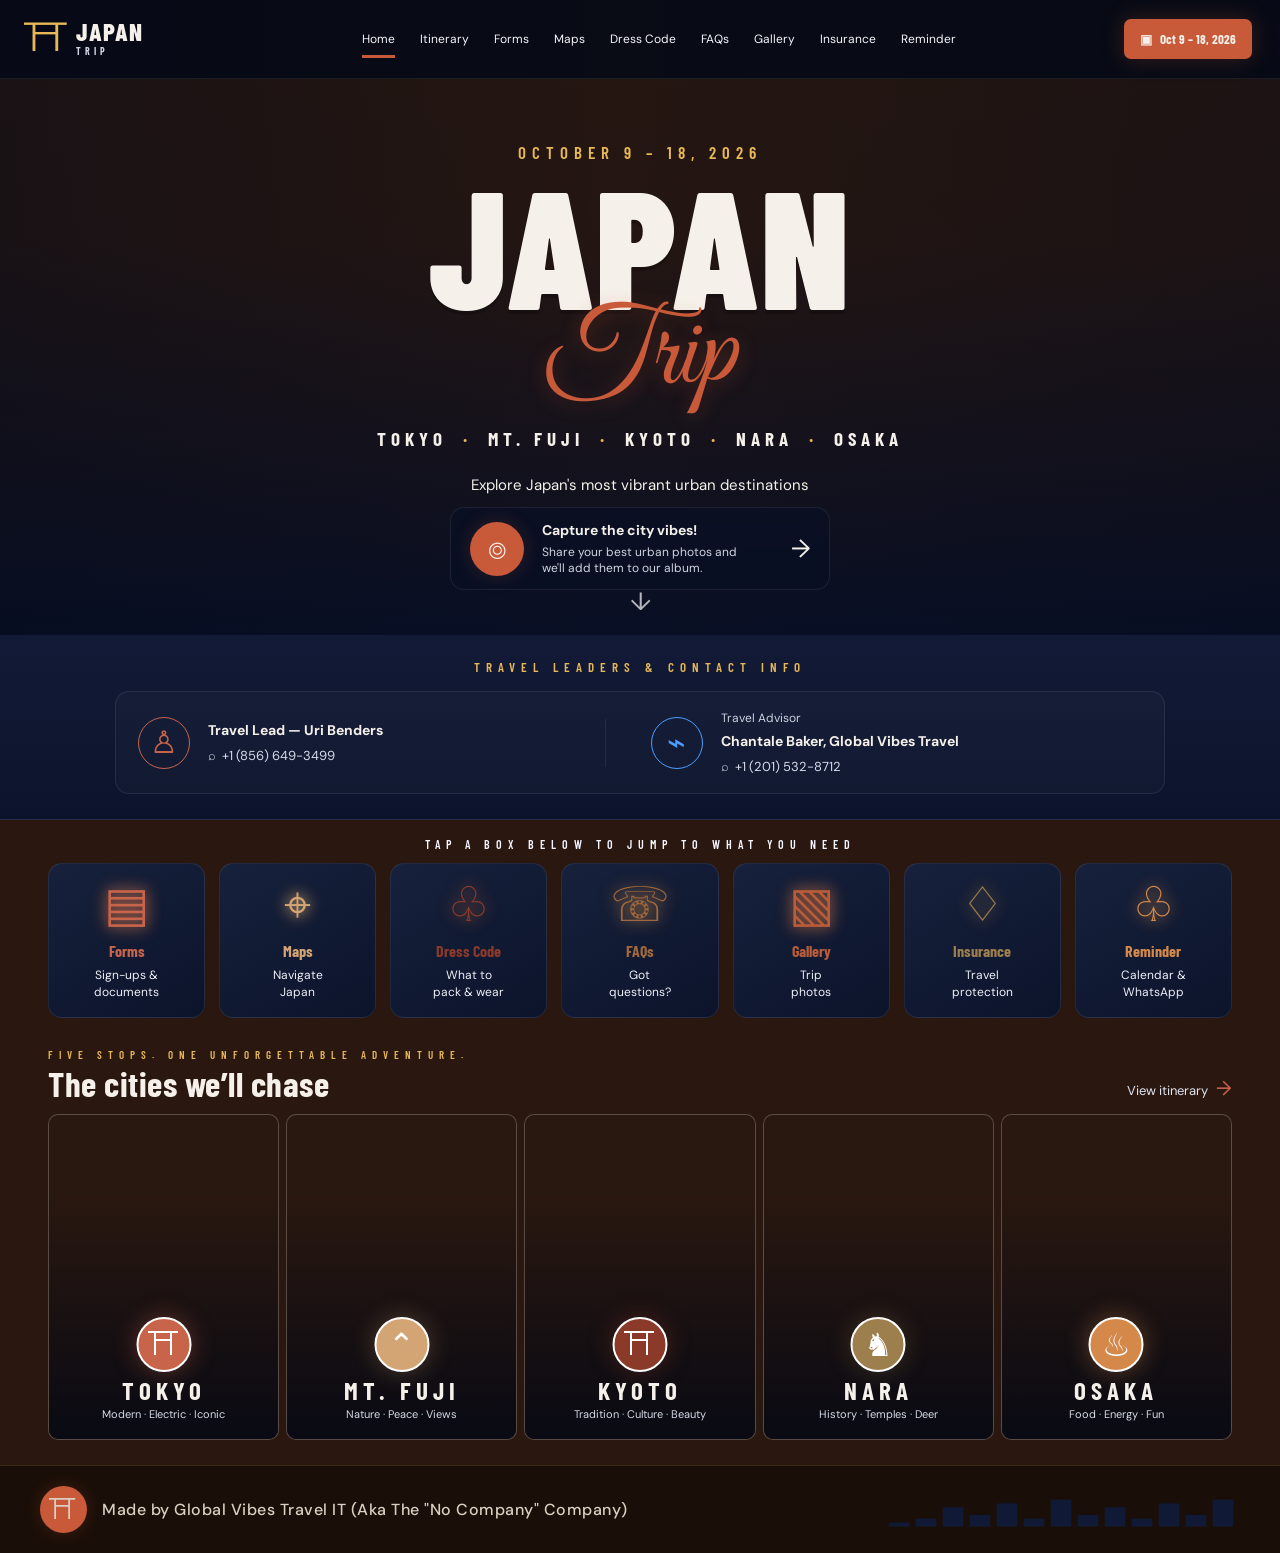
<file: index.html>
<!doctype html>
<html lang="en">
<head>
  <meta charset="utf-8">
  <meta name="viewport" content="width=device-width, initial-scale=1">
  <meta name="theme-color" content="#070d20">
  <meta name="description" content="Japan Trip — Tokyo, Mt. Fuji, Kyoto, Nara and Osaka, October 9–18, 2026.">
  <title>Japan Trip | October 9–18, 2026</title>
  <link rel="preconnect" href="https://fonts.googleapis.com">
  <link rel="preconnect" href="https://fonts.gstatic.com" crossorigin>
  <link href="https://fonts.googleapis.com/css2?family=Barlow+Condensed:wght@500;600;700;800;900&family=DM+Sans:wght@400;500;600;700&family=Great+Vibes&display=swap" rel="stylesheet">
  <link rel="stylesheet" href="style.css">
</head>
<body class="home-page">
  <header class="site-nav">
    <div class="site-nav-inner">
      <a class="nav-logo" href="index.html" aria-label="Japan Trip home">
        <span class="torii-mark" aria-hidden="true">⛩</span><span><b>JAPAN</b><small>TRIP</small></span>
      </a>
      <button class="nav-toggle" type="button" aria-label="Open navigation" aria-expanded="false"><span></span><span></span><span></span></button>
      <nav class="nav-links" aria-label="Primary navigation">
        <a class="active" href="index.html">Home</a>
        <a href="itinerary.html">Itinerary</a>
        <a href="forms.html">Forms</a>
        <a href="maps.html">Maps</a>
        <a href="dress-code.html">Dress Code</a>
        <a href="faqs.html">FAQs</a>
        <a href="gallery.html">Gallery</a>
        <a href="insurance.html">Insurance</a>
        <a href="reminder.html">Reminder</a>
      </nav>
      <a class="date-button" href="itinerary.html"><span aria-hidden="true">▣</span> Oct 9 – 18, 2026</a>
    </div>
  </header>

  <main>
    <section class="hero" aria-labelledby="hero-title">
      <div class="hero-content reveal">
        <p class="eyebrow">OCTOBER 9 – 18, 2026</p>
        <h1 id="hero-title"><strong>JAPAN</strong><em>Trip</em></h1>
        <p class="route">TOKYO <span>·</span> MT. FUJI <span>·</span> KYOTO <span>·</span> NARA <span>·</span> OSAKA</p>
        <p class="hero-subtitle">Explore Japan's most vibrant urban destinations</p>
        <a class="hero-callout" href="gallery.html">
          <span class="callout-icon" aria-hidden="true">⌾</span>
          <span><b>Capture the city vibes!</b><small>Share your best urban photos and<br>we'll add them to our album.</small></span>
          <span class="callout-arrow" aria-hidden="true">→</span>
        </a>
      </div>
      <a class="scroll-cue" href="#contact" aria-label="Scroll to trip information">↓</a>
    </section>

    <section class="contact-band" id="contact" aria-labelledby="contact-title">
      <div class="section-kicker" id="contact-title">TRAVEL LEADERS &amp; CONTACT INFO</div>
      <div class="contact-card">
        <div class="contact-person"><span class="profile-icon red" aria-hidden="true">♙</span><div><b>Travel Lead — Uri Benders</b><a href="tel:+18566493499">⌕ &nbsp;+1 (856) 649-3499</a></div></div>
        <span class="contact-divider" aria-hidden="true"></span>
        <div class="contact-person"><span class="profile-icon cyan" aria-hidden="true">⌁</span><div><small>Travel Advisor</small><b>Chantale Baker, Global Vibes Travel</b><a href="tel:+12015328712">⌕ &nbsp;+1 (201) 532-8712</a></div></div>
      </div>
    </section>

    <section class="quick-links section-shell" aria-labelledby="quick-title">
      <p class="section-kicker" id="quick-title">TAP A BOX BELOW TO JUMP TO WHAT YOU NEED</p>
      <div class="quick-grid">
        <a class="quick-card pink" href="forms.html"><span class="line-icon">▤</span><b>Forms</b><small>Sign-ups &amp;<br>documents</small></a>
        <a class="quick-card cyan" href="maps.html"><span class="line-icon">⌖</span><b>Maps</b><small>Navigate<br>Japan</small></a>
        <a class="quick-card violet" href="dress-code.html"><span class="line-icon">♧</span><b>Dress Code</b><small>What to<br>pack &amp; wear</small></a>
        <a class="quick-card blue" href="faqs.html"><span class="line-icon">☏</span><b>FAQs</b><small>Got<br>questions?</small></a>
        <a class="quick-card magenta" href="gallery.html"><span class="line-icon">▧</span><b>Gallery</b><small>Trip<br>photos</small></a>
        <a class="quick-card green" href="insurance.html"><span class="line-icon">♢</span><b>Insurance</b><small>Travel<br>protection</small></a>
        <a class="quick-card orange" href="reminder.html"><span class="line-icon">♧</span><b>Reminder</b><small>Calendar &amp;<br>WhatsApp</small></a>
      </div>
    </section>

    <section class="cities section-shell" aria-labelledby="cities-title">
      <div class="section-heading"><div><p class="section-kicker">FIVE STOPS. ONE UNFORGETTABLE ADVENTURE.</p><h2 id="cities-title">The cities we’ll chase</h2></div><a href="itinerary.html" class="text-link">View itinerary <span>→</span></a></div>
      <div class="city-grid">
        <a class="city-card tokyo" href="city-tokyo.html"><span class="city-badge">⛩</span><span class="city-copy"><b>TOKYO</b><small>Modern · Electric · Iconic</small></span></a>
        <a class="city-card fuji" href="city-fuji.html"><span class="city-badge">⌃</span><span class="city-copy"><b>MT. FUJI</b><small>Nature · Peace · Views</small></span></a>
        <a class="city-card kyoto" href="city-kyoto.html"><span class="city-badge">⛩</span><span class="city-copy"><b>KYOTO</b><small>Tradition · Culture · Beauty</small></span></a>
        <a class="city-card nara" href="city-nara.html"><span class="city-badge">♞</span><span class="city-copy"><b>NARA</b><small>History · Temples · Deer</small></span></a>
        <a class="city-card osaka" href="city-osaka.html"><span class="city-badge">♨</span><span class="city-copy"><b>OSAKA</b><small>Food · Energy · Fun</small></span></a>
      </div>
    </section>
  </main>

  <footer class="site-footer"><span class="footer-mark">⛩</span><span>Made by Global Vibes Travel IT (Aka The "No Company" Company)</span><span class="footer-skyline" aria-hidden="true">▁▂▅▃▆▂▇▃▅▂▆▃▇</span></footer>
  <script src="app.js"></script>
</body>
</html>
</file>
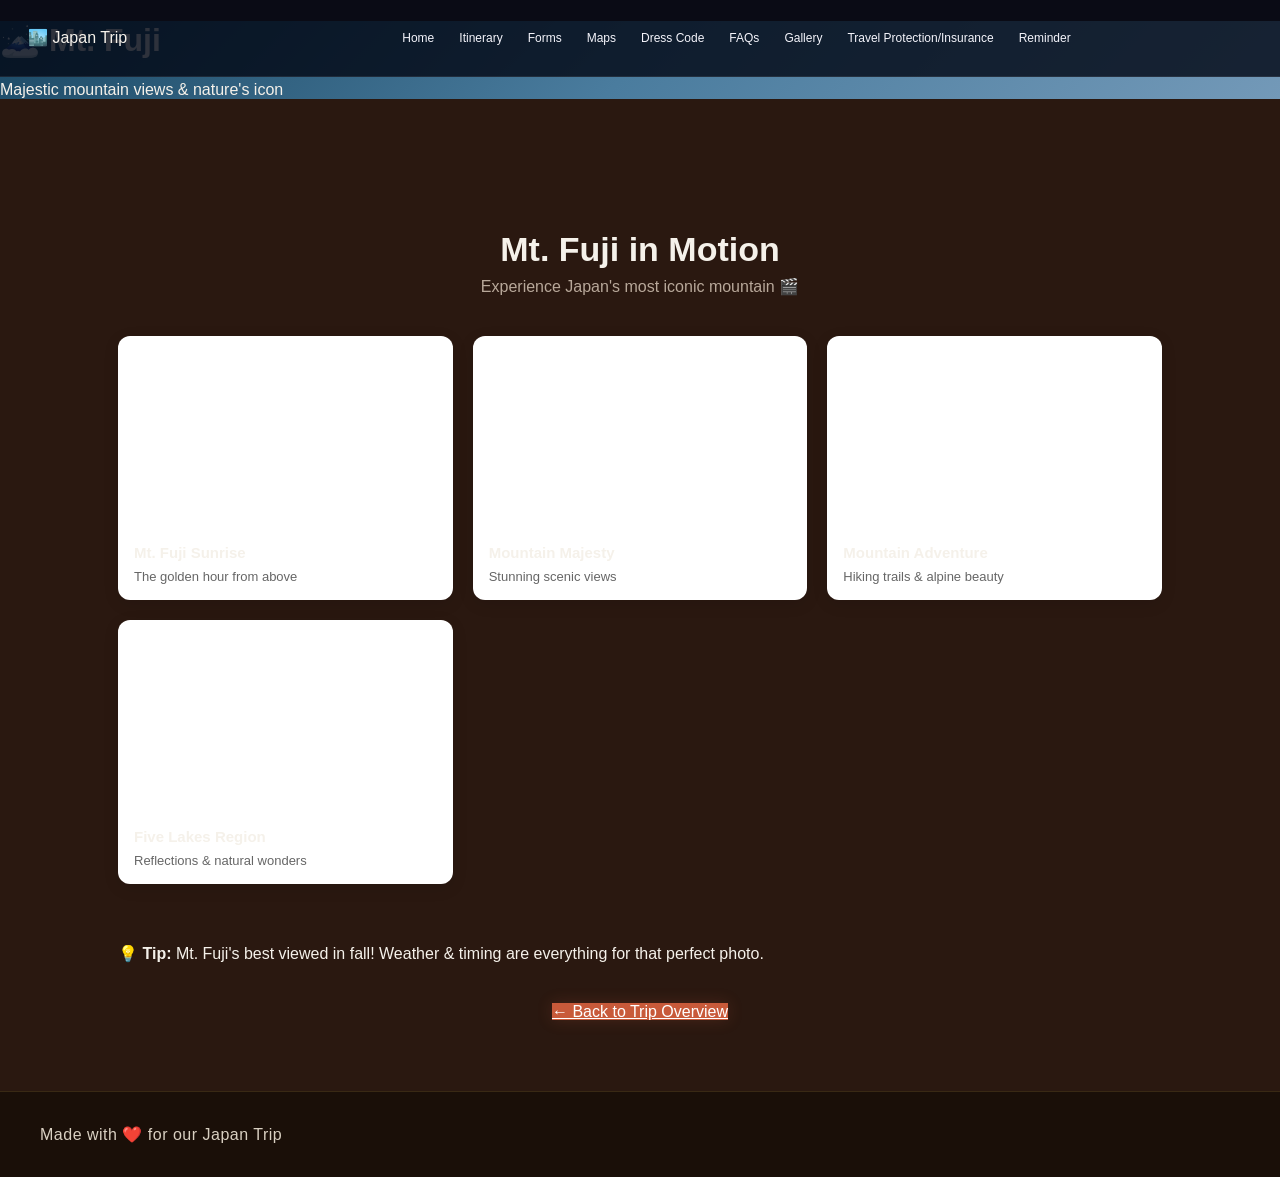
<file: city-fuji.html>
<!DOCTYPE html>
<html lang="en">
<head>
<meta charset="UTF-8">
<meta name="viewport" content="width=device-width, initial-scale=1.0">
<title>Mt. Fuji | Japan Fall Trip | Oct 9–18, 2026</title>
<link rel="preconnect" href="https://fonts.googleapis.com">
<link rel="preconnect" href="https://fonts.gstatic.com" crossorigin>
<link href="https://fonts.googleapis.com/css2?family=Kosugi+Maru&family=M+PLUS+Rounded+1c:wght@700;800&family=Great+Vibes&family=Cinzel:wght@400;700&display=swap" rel="stylesheet">
<link rel="stylesheet" href="style.css">
<style>
.city-hero { background: linear-gradient(135deg, #1b4965 0%, #4a7c9e 50%, #7399b8 100%); }
.videos-grid {
  display: grid;
  grid-template-columns: repeat(auto-fit, minmax(280px, 1fr));
  gap: 20px;
  margin: 40px 0;
}
.video-card {
  background: white;
  border-radius: 12px;
  overflow: hidden;
  box-shadow: 0 4px 16px rgba(0,0,0,0.1);
  transition: transform 0.2s ease;
}
.video-card:hover { transform: translateY(-4px); }
.video-embed {
  width: 100%;
  aspect-ratio: 16 / 9;
  border: none;
}
.video-info {
  padding: 16px;
}
.video-info h3 {
  margin: 0 0 8px;
  font-size: 15px;
  color: var(--jr);
}
.video-info p {
  margin: 0;
  font-size: 13px;
  color: #666;
}
</style>
</head>
<body>

<nav class="site-nav">
  <div class="site-nav-inner">
    <a href="index.html" class="nav-logo">🏙️ Japan Trip</a>
    <div class="nav-links">
      <a href="index.html">Home</a>
      <a href="itinerary.html">Itinerary</a>
      <a href="forms.html">Forms</a>
      <a href="maps.html">Maps</a>
      <a href="dress-code.html">Dress Code</a>
      <a href="faqs.html">FAQs</a>
      <a href="gallery.html">Gallery</a>
      <a href="insurance.html">Travel Protection/Insurance</a>
      <a href="reminder.html">Reminder</a>
    </div>
  </div>
</nav>

<header class="page-hero city-hero">
  <h1>🗻 Mt. Fuji</h1>
  <p class="sub">Majestic mountain views & nature's icon</p>
</header>

<main>
<div class="home-box">
  <div class="section-title">Mt. Fuji in Motion</div>
  <div class="section-sub">Experience Japan's most iconic mountain 🎬</div>

  <div class="videos-grid">
    <div class="video-card">
      <iframe class="video-embed" src="https://www.youtube.com/embed/A_v0XrzrUCU" title="Mt. Fuji sunrise"></iframe>
      <div class="video-info">
        <h3>Mt. Fuji Sunrise</h3>
        <p>The golden hour from above</p>
      </div>
    </div>
    <div class="video-card">
      <iframe class="video-embed" src="https://www.youtube.com/embed/5roRAa_pdXk" title="Mt. Fuji landscape"></iframe>
      <div class="video-info">
        <h3>Mountain Majesty</h3>
        <p>Stunning scenic views</p>
      </div>
    </div>
    <div class="video-card">
      <iframe class="video-embed" src="https://www.youtube.com/embed/UMFLd9AAnHA" title="Mt. Fuji hiking"></iframe>
      <div class="video-info">
        <h3>Mountain Adventure</h3>
        <p>Hiking trails & alpine beauty</p>
      </div>
    </div>
    <div class="video-card">
      <iframe class="video-embed" src="https://www.youtube.com/embed/KiEJMhtODf0" title="Mt. Fuji five lakes"></iframe>
      <div class="video-info">
        <h3>Five Lakes Region</h3>
        <p>Reflections & natural wonders</p>
      </div>
    </div>
  </div>

  <div class="banner-note" style="margin-top:60px;">
    <strong>💡 Tip:</strong> Mt. Fuji's best viewed in fall! Weather & timing are everything for that perfect photo.
  </div>

  <div style="text-align:center; margin-top:40px;">
    <a href="index.html" class="btn btn-primary">← Back to Trip Overview</a>
  </div>
</div>
</main>

<footer class="site-footer">
  Made with ❤️ for our Japan Trip
</footer>

</body>
</html>
</file>
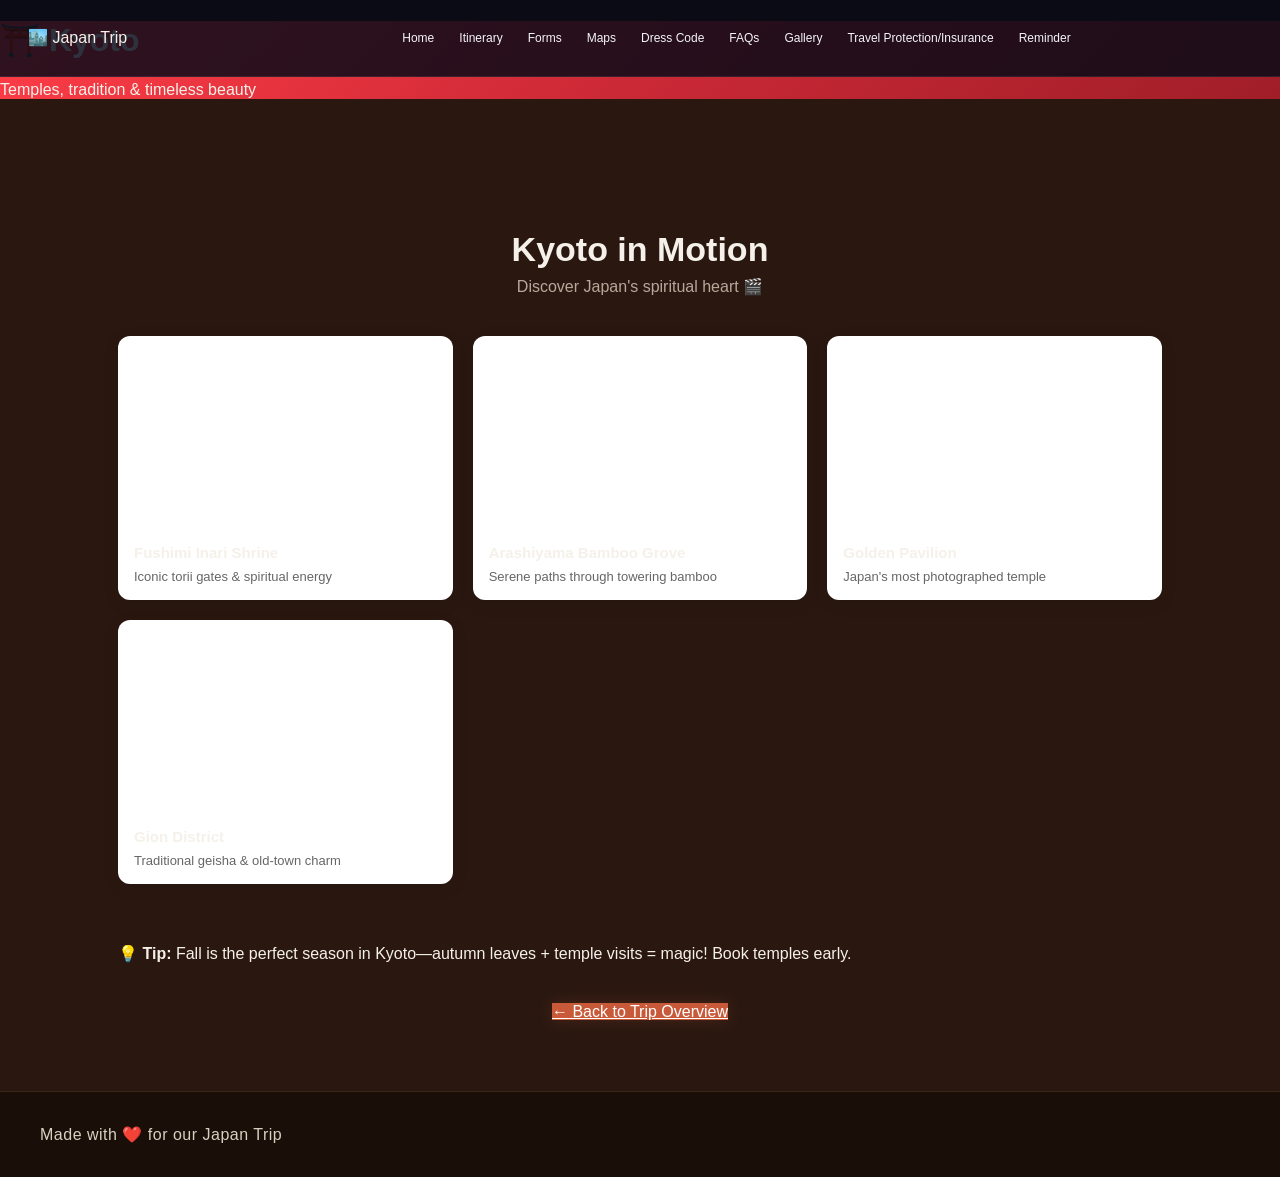
<file: city-kyoto.html>
<!DOCTYPE html>
<html lang="en">
<head>
<meta charset="UTF-8">
<meta name="viewport" content="width=device-width, initial-scale=1.0">
<title>Kyoto | Japan Fall Trip | Oct 9–18, 2026</title>
<link rel="preconnect" href="https://fonts.googleapis.com">
<link rel="preconnect" href="https://fonts.gstatic.com" crossorigin>
<link href="https://fonts.googleapis.com/css2?family=Kosugi+Maru&family=M+PLUS+Rounded+1c:wght@700;800&family=Great+Vibes&family=Cinzel:wght@400;700&display=swap" rel="stylesheet">
<link rel="stylesheet" href="style.css">
<style>
.city-hero { background: linear-gradient(135deg, #ff3d47 0%, #cc2936 50%, #a01e28 100%); }
.videos-grid {
  display: grid;
  grid-template-columns: repeat(auto-fit, minmax(280px, 1fr));
  gap: 20px;
  margin: 40px 0;
}
.video-card {
  background: white;
  border-radius: 12px;
  overflow: hidden;
  box-shadow: 0 4px 16px rgba(0,0,0,0.1);
  transition: transform 0.2s ease;
}
.video-card:hover { transform: translateY(-4px); }
.video-embed {
  width: 100%;
  aspect-ratio: 16 / 9;
  border: none;
}
.video-info {
  padding: 16px;
}
.video-info h3 {
  margin: 0 0 8px;
  font-size: 15px;
  color: var(--jr);
}
.video-info p {
  margin: 0;
  font-size: 13px;
  color: #666;
}
</style>
</head>
<body>

<nav class="site-nav">
  <div class="site-nav-inner">
    <a href="index.html" class="nav-logo">🏙️ Japan Trip</a>
    <div class="nav-links">
      <a href="index.html">Home</a>
      <a href="itinerary.html">Itinerary</a>
      <a href="forms.html">Forms</a>
      <a href="maps.html">Maps</a>
      <a href="dress-code.html">Dress Code</a>
      <a href="faqs.html">FAQs</a>
      <a href="gallery.html">Gallery</a>
      <a href="insurance.html">Travel Protection/Insurance</a>
      <a href="reminder.html">Reminder</a>
    </div>
  </div>
</nav>

<header class="page-hero city-hero">
  <h1>⛩️ Kyoto</h1>
  <p class="sub">Temples, tradition & timeless beauty</p>
</header>

<main>
<div class="home-box">
  <div class="section-title">Kyoto in Motion</div>
  <div class="section-sub">Discover Japan's spiritual heart 🎬</div>

  <div class="videos-grid">
    <div class="video-card">
      <iframe class="video-embed" src="https://www.youtube.com/embed/FmRyJ-RtBPg" title="Fushimi Inari temple"></iframe>
      <div class="video-info">
        <h3>Fushimi Inari Shrine</h3>
        <p>Iconic torii gates & spiritual energy</p>
      </div>
    </div>
    <div class="video-card">
      <iframe class="video-embed" src="https://www.youtube.com/embed/235ucetuF6s" title="Arashiyama bamboo forest"></iframe>
      <div class="video-info">
        <h3>Arashiyama Bamboo Grove</h3>
        <p>Serene paths through towering bamboo</p>
      </div>
    </div>
    <div class="video-card">
      <iframe class="video-embed" src="https://www.youtube.com/embed/RaMZMwECv-0" title="Kinkaku-ji Golden Pavilion"></iframe>
      <div class="video-info">
        <h3>Golden Pavilion</h3>
        <p>Japan's most photographed temple</p>
      </div>
    </div>
    <div class="video-card">
      <iframe class="video-embed" src="https://www.youtube.com/embed/rRHyNdxUyL0" title="Kyoto geisha district"></iframe>
      <div class="video-info">
        <h3>Gion District</h3>
        <p>Traditional geisha & old-town charm</p>
      </div>
    </div>
  </div>

  <div class="banner-note" style="margin-top:60px;">
    <strong>💡 Tip:</strong> Fall is the perfect season in Kyoto—autumn leaves + temple visits = magic! Book temples early.
  </div>

  <div style="text-align:center; margin-top:40px;">
    <a href="index.html" class="btn btn-primary">← Back to Trip Overview</a>
  </div>
</div>
</main>

<footer class="site-footer">
  Made with ❤️ for our Japan Trip
</footer>

</body>
</html>
</file>
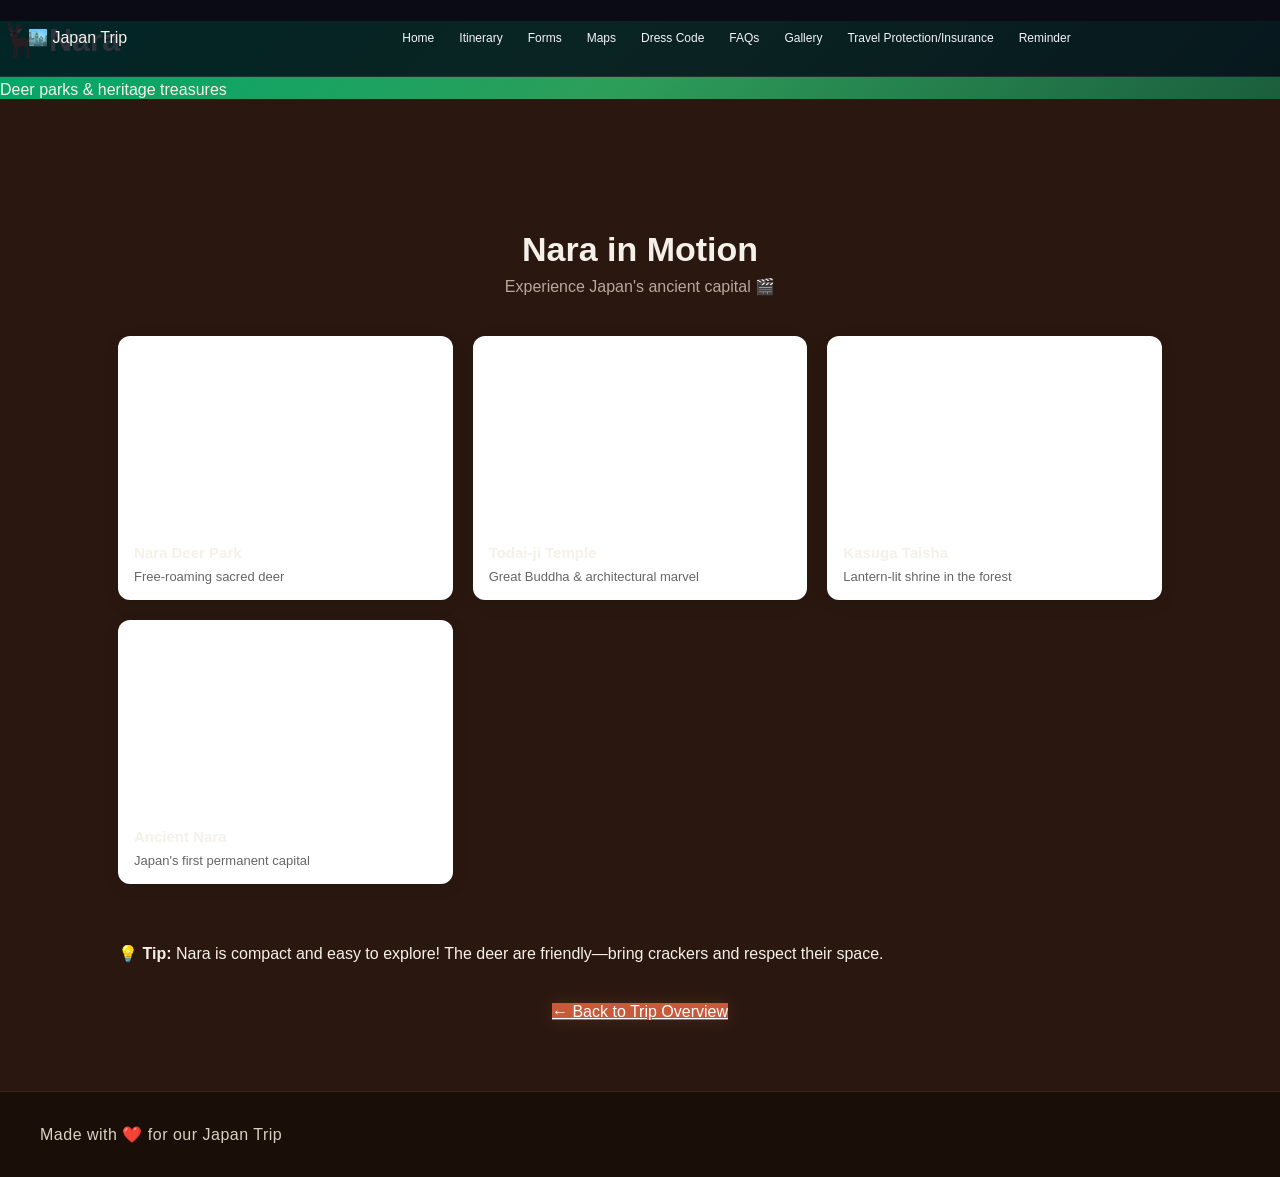
<file: city-nara.html>
<!DOCTYPE html>
<html lang="en">
<head>
<meta charset="UTF-8">
<meta name="viewport" content="width=device-width, initial-scale=1.0">
<title>Nara | Japan Fall Trip | Oct 9–18, 2026</title>
<link rel="preconnect" href="https://fonts.googleapis.com">
<link rel="preconnect" href="https://fonts.gstatic.com" crossorigin>
<link href="https://fonts.googleapis.com/css2?family=Kosugi+Maru&family=M+PLUS+Rounded+1c:wght@700;800&family=Great+Vibes&family=Cinzel:wght@400;700&display=swap" rel="stylesheet">
<link rel="stylesheet" href="style.css">
<style>
.city-hero { background: linear-gradient(135deg, #00a86b 0%, #2d9e5a 50%, #1b5e3d 100%); }
.videos-grid {
  display: grid;
  grid-template-columns: repeat(auto-fit, minmax(280px, 1fr));
  gap: 20px;
  margin: 40px 0;
}
.video-card {
  background: white;
  border-radius: 12px;
  overflow: hidden;
  box-shadow: 0 4px 16px rgba(0,0,0,0.1);
  transition: transform 0.2s ease;
}
.video-card:hover { transform: translateY(-4px); }
.video-embed {
  width: 100%;
  aspect-ratio: 16 / 9;
  border: none;
}
.video-info {
  padding: 16px;
}
.video-info h3 {
  margin: 0 0 8px;
  font-size: 15px;
  color: var(--jr);
}
.video-info p {
  margin: 0;
  font-size: 13px;
  color: #666;
}
</style>
</head>
<body>

<nav class="site-nav">
  <div class="site-nav-inner">
    <a href="index.html" class="nav-logo">🏙️ Japan Trip</a>
    <div class="nav-links">
      <a href="index.html">Home</a>
      <a href="itinerary.html">Itinerary</a>
      <a href="forms.html">Forms</a>
      <a href="maps.html">Maps</a>
      <a href="dress-code.html">Dress Code</a>
      <a href="faqs.html">FAQs</a>
      <a href="gallery.html">Gallery</a>
      <a href="insurance.html">Travel Protection/Insurance</a>
      <a href="reminder.html">Reminder</a>
    </div>
  </div>
</nav>

<header class="page-hero city-hero">
  <h1>🦌 Nara</h1>
  <p class="sub">Deer parks & heritage treasures</p>
</header>

<main>
<div class="home-box">
  <div class="section-title">Nara in Motion</div>
  <div class="section-sub">Experience Japan's ancient capital 🎬</div>

  <div class="videos-grid">
    <div class="video-card">
      <iframe class="video-embed" src="https://www.youtube.com/embed/uvxaceERE2Y" title="Nara deer park"></iframe>
      <div class="video-info">
        <h3>Nara Deer Park</h3>
        <p>Free-roaming sacred deer</p>
      </div>
    </div>
    <div class="video-card">
      <iframe class="video-embed" src="https://www.youtube.com/embed/MFkKgqv7_m0" title="Todai-ji temple"></iframe>
      <div class="video-info">
        <h3>Todai-ji Temple</h3>
        <p>Great Buddha & architectural marvel</p>
      </div>
    </div>
    <div class="video-card">
      <iframe class="video-embed" src="https://www.youtube.com/embed/mZsVgQiN2m4" title="Kasuga Taisha shrine"></iframe>
      <div class="video-info">
        <h3>Kasuga Taisha</h3>
        <p>Lantern-lit shrine in the forest</p>
      </div>
    </div>
    <div class="video-card">
      <iframe class="video-embed" src="https://www.youtube.com/embed/n5U3T8RQrfI" title="Nara ancient sights"></iframe>
      <div class="video-info">
        <h3>Ancient Nara</h3>
        <p>Japan's first permanent capital</p>
      </div>
    </div>
  </div>

  <div class="banner-note" style="margin-top:60px;">
    <strong>💡 Tip:</strong> Nara is compact and easy to explore! The deer are friendly—bring crackers and respect their space.
  </div>

  <div style="text-align:center; margin-top:40px;">
    <a href="index.html" class="btn btn-primary">← Back to Trip Overview</a>
  </div>
</div>
</main>

<footer class="site-footer">
  Made with ❤️ for our Japan Trip
</footer>

</body>
</html>
</file>
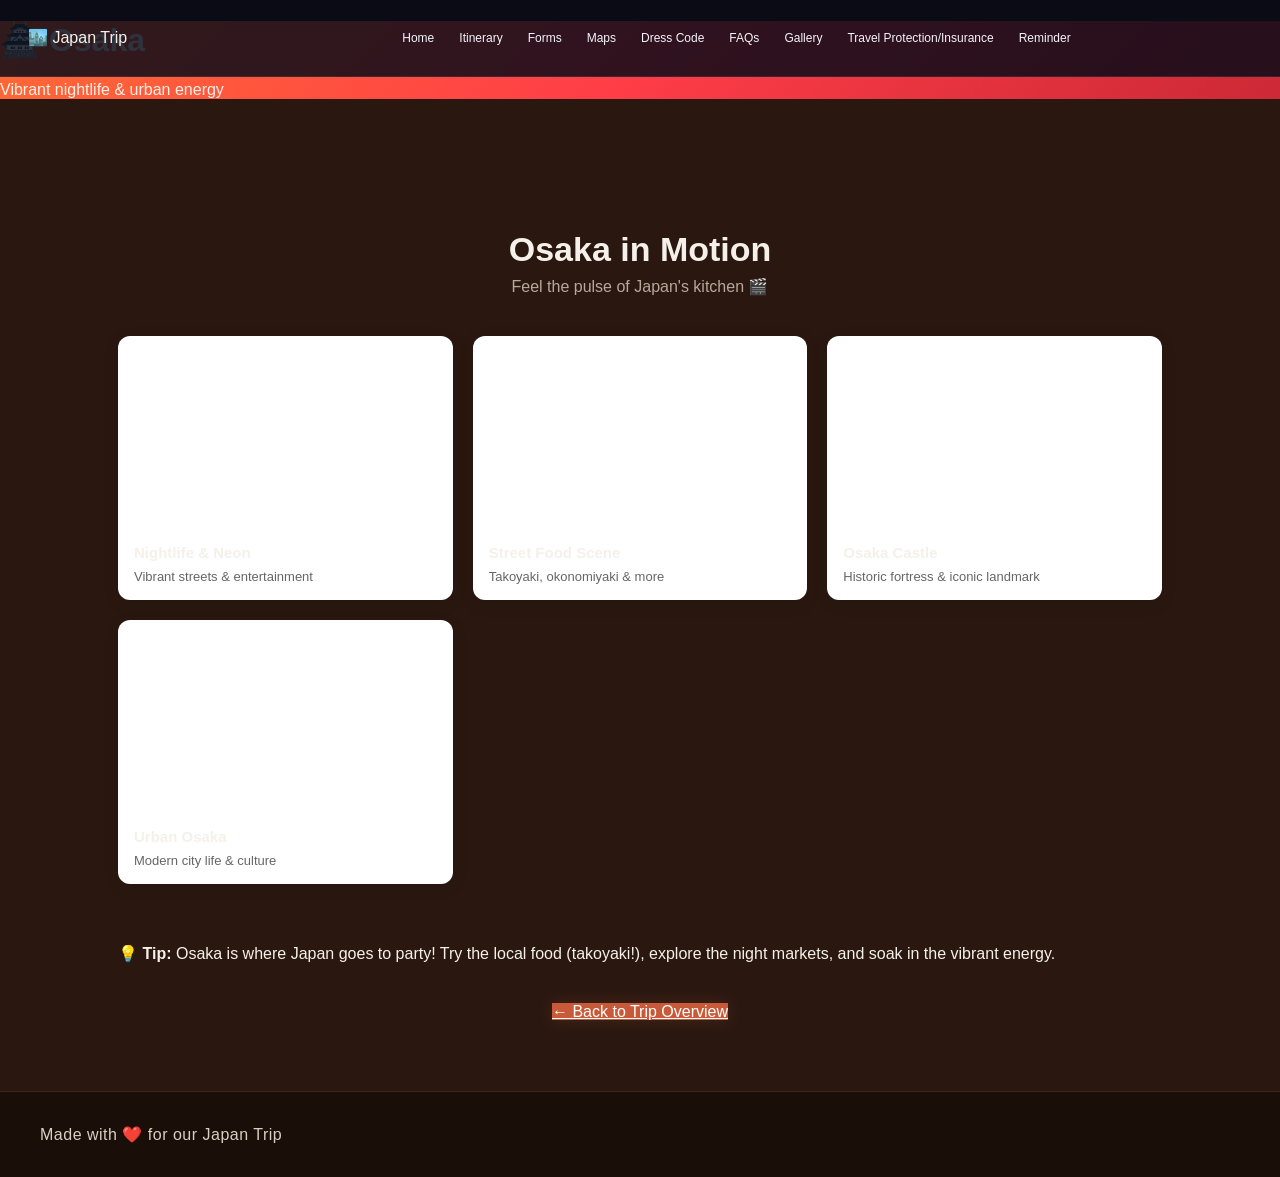
<file: city-osaka.html>
<!DOCTYPE html>
<html lang="en">
<head>
<meta charset="UTF-8">
<meta name="viewport" content="width=device-width, initial-scale=1.0">
<title>Osaka | Japan Fall Trip | Oct 9–18, 2026</title>
<link rel="preconnect" href="https://fonts.googleapis.com">
<link rel="preconnect" href="https://fonts.gstatic.com" crossorigin>
<link href="https://fonts.googleapis.com/css2?family=Kosugi+Maru&family=M+PLUS+Rounded+1c:wght@700;800&family=Great+Vibes&family=Cinzel:wght@400;700&display=swap" rel="stylesheet">
<link rel="stylesheet" href="style.css">
<style>
.city-hero { background: linear-gradient(135deg, #ff6b35 0%, #ff3d47 50%, #cc2936 100%); }
.videos-grid {
  display: grid;
  grid-template-columns: repeat(auto-fit, minmax(280px, 1fr));
  gap: 20px;
  margin: 40px 0;
}
.video-card {
  background: white;
  border-radius: 12px;
  overflow: hidden;
  box-shadow: 0 4px 16px rgba(0,0,0,0.1);
  transition: transform 0.2s ease;
}
.video-card:hover { transform: translateY(-4px); }
.video-embed {
  width: 100%;
  aspect-ratio: 16 / 9;
  border: none;
}
.video-info {
  padding: 16px;
}
.video-info h3 {
  margin: 0 0 8px;
  font-size: 15px;
  color: var(--jr);
}
.video-info p {
  margin: 0;
  font-size: 13px;
  color: #666;
}
</style>
</head>
<body>

<nav class="site-nav">
  <div class="site-nav-inner">
    <a href="index.html" class="nav-logo">🏙️ Japan Trip</a>
    <div class="nav-links">
      <a href="index.html">Home</a>
      <a href="itinerary.html">Itinerary</a>
      <a href="forms.html">Forms</a>
      <a href="maps.html">Maps</a>
      <a href="dress-code.html">Dress Code</a>
      <a href="faqs.html">FAQs</a>
      <a href="gallery.html">Gallery</a>
      <a href="insurance.html">Travel Protection/Insurance</a>
      <a href="reminder.html">Reminder</a>
    </div>
  </div>
</nav>

<header class="page-hero city-hero">
  <h1>🏯 Osaka</h1>
  <p class="sub">Vibrant nightlife & urban energy</p>
</header>

<main>
<div class="home-box">
  <div class="section-title">Osaka in Motion</div>
  <div class="section-sub">Feel the pulse of Japan's kitchen 🎬</div>

  <div class="videos-grid">
    <div class="video-card">
      <iframe class="video-embed" src="https://www.youtube.com/embed/xP-wJbQcMOc" title="Osaka nightlife"></iframe>
      <div class="video-info">
        <h3>Nightlife & Neon</h3>
        <p>Vibrant streets & entertainment</p>
      </div>
    </div>
    <div class="video-card">
      <iframe class="video-embed" src="https://www.youtube.com/embed/iifm9z_j2EE" title="Osaka street food"></iframe>
      <div class="video-info">
        <h3>Street Food Scene</h3>
        <p>Takoyaki, okonomiyaki & more</p>
      </div>
    </div>
    <div class="video-card">
      <iframe class="video-embed" src="https://www.youtube.com/embed/opg0AzciKfg" title="Osaka castle"></iframe>
      <div class="video-info">
        <h3>Osaka Castle</h3>
        <p>Historic fortress & iconic landmark</p>
      </div>
    </div>
    <div class="video-card">
      <iframe class="video-embed" src="https://www.youtube.com/embed/shwfgjIdMPw" title="Osaka neighborhood"></iframe>
      <div class="video-info">
        <h3>Urban Osaka</h3>
        <p>Modern city life & culture</p>
      </div>
    </div>
  </div>

  <div class="banner-note" style="margin-top:60px;">
    <strong>💡 Tip:</strong> Osaka is where Japan goes to party! Try the local food (takoyaki!), explore the night markets, and soak in the vibrant energy.
  </div>

  <div style="text-align:center; margin-top:40px;">
    <a href="index.html" class="btn btn-primary">← Back to Trip Overview</a>
  </div>
</div>
</main>

<footer class="site-footer">
  Made with ❤️ for our Japan Trip
</footer>

</body>
</html>
</file>
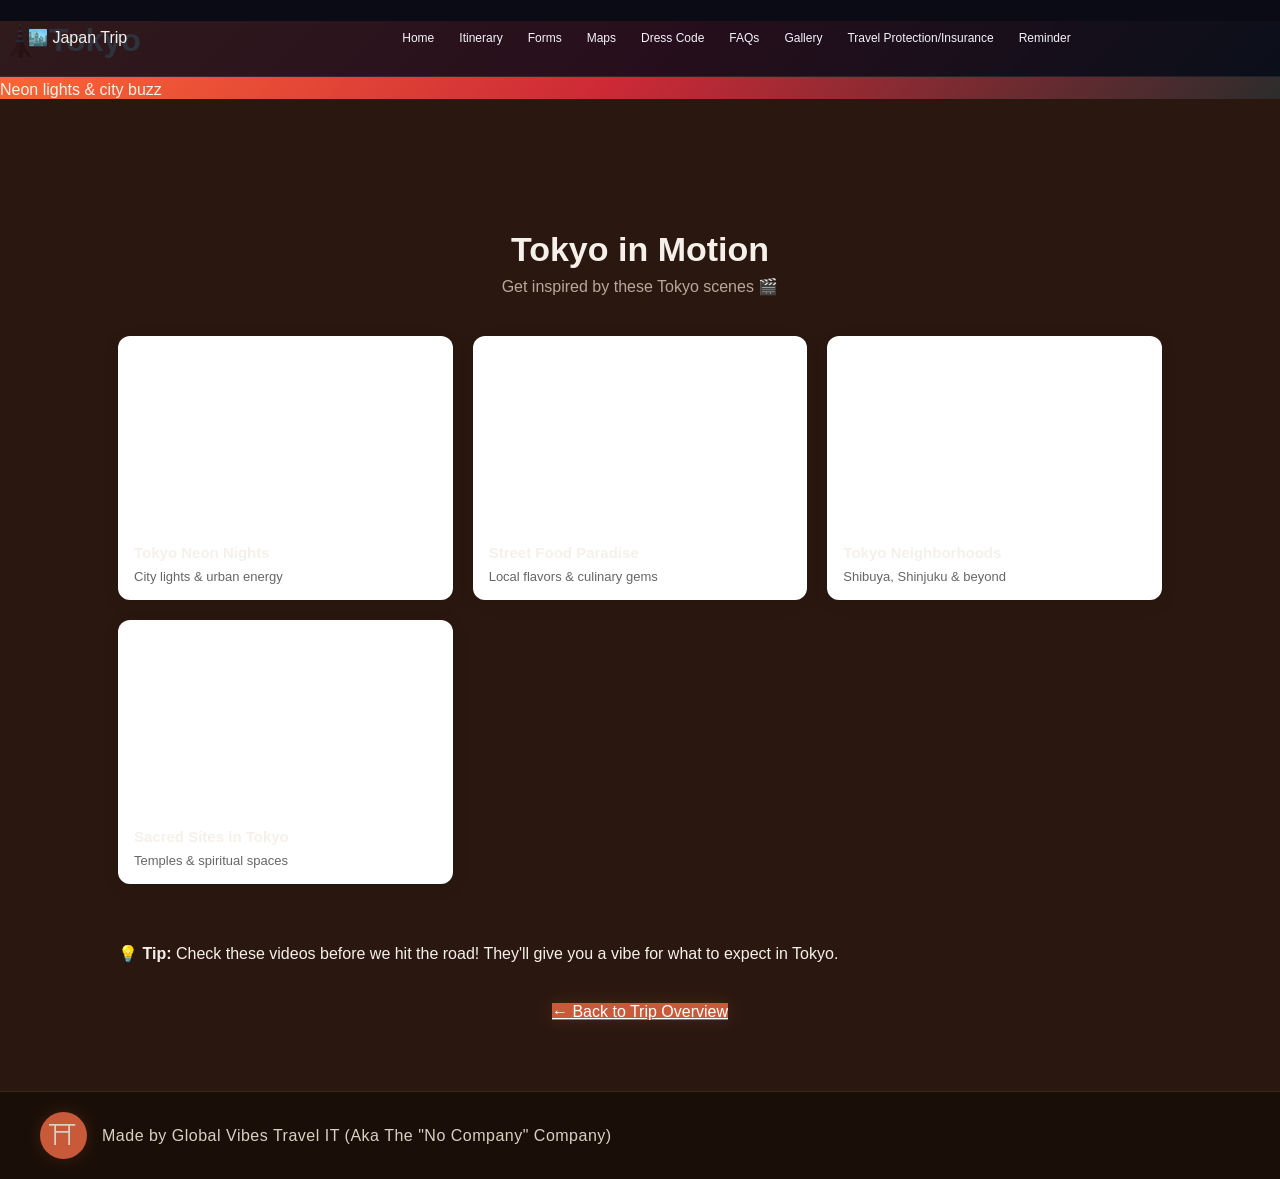
<file: city-tokyo.html>
<!DOCTYPE html>
<html lang="en">
<head>
<meta charset="UTF-8">
<meta name="viewport" content="width=device-width, initial-scale=1.0">
<title>Tokyo | Japan Fall Trip | Oct 9–18, 2026</title>
<link rel="preconnect" href="https://fonts.googleapis.com">
<link rel="preconnect" href="https://fonts.gstatic.com" crossorigin>
<link href="https://fonts.googleapis.com/css2?family=Kosugi+Maru&family=M+PLUS+Rounded+1c:wght@700;800&family=Great+Vibes&family=Cinzel:wght@400;700&display=swap" rel="stylesheet">
<link rel="stylesheet" href="style.css">
<style>
.city-hero { background: linear-gradient(135deg, #ff6b35 0%, #cc2936 50%, #2c2c2c 100%); }
.videos-grid {
  display: grid;
  grid-template-columns: repeat(auto-fit, minmax(280px, 1fr));
  gap: 20px;
  margin: 40px 0;
}
.video-card {
  background: white;
  border-radius: 12px;
  overflow: hidden;
  box-shadow: 0 4px 16px rgba(0,0,0,0.1);
  transition: transform 0.2s ease;
}
.video-card:hover { transform: translateY(-4px); }
.video-embed {
  width: 100%;
  aspect-ratio: 16 / 9;
  border: none;
}
.video-info {
  padding: 16px;
}
.video-info h3 {
  margin: 0 0 8px;
  font-size: 15px;
  color: var(--jr);
}
.video-info p {
  margin: 0;
  font-size: 13px;
  color: #666;
}
</style>
</head>
<body>

<nav class="site-nav">
  <div class="site-nav-inner">
    <a href="index.html" class="nav-logo">🏙️ Japan Trip</a>
    <div class="nav-links">
      <a href="index.html">Home</a>
      <a href="itinerary.html">Itinerary</a>
      <a href="forms.html">Forms</a>
      <a href="maps.html">Maps</a>
      <a href="dress-code.html">Dress Code</a>
      <a href="faqs.html">FAQs</a>
      <a href="gallery.html">Gallery</a>
      <a href="insurance.html">Travel Protection/Insurance</a>
      <a href="reminder.html">Reminder</a>
    </div>
  </div>
</nav>

<header class="page-hero city-hero">
  <h1>🗼 Tokyo</h1>
  <p class="sub">Neon lights & city buzz</p>
</header>

<main>
<div class="home-box">
  <div class="section-title">Tokyo in Motion</div>
  <div class="section-sub">Get inspired by these Tokyo scenes 🎬</div>

  <div class="videos-grid">
    <div class="video-card">
      <iframe class="video-embed" src="https://www.youtube.com/embed/oWC4xQr14Es" title="Tokyo cityscape"></iframe>
      <div class="video-info">
        <h3>Tokyo Neon Nights</h3>
        <p>City lights & urban energy</p>
      </div>
    </div>
    <div class="video-card">
      <iframe class="video-embed" src="https://www.youtube.com/embed/X00TflDP3S8" title="Tokyo street food"></iframe>
      <div class="video-info">
        <h3>Street Food Paradise</h3>
        <p>Local flavors & culinary gems</p>
      </div>
    </div>
    <div class="video-card">
      <iframe class="video-embed" src="https://www.youtube.com/embed/SCIcCG-D_SM" title="Tokyo neighborhoods"></iframe>
      <div class="video-info">
        <h3>Tokyo Neighborhoods</h3>
        <p>Shibuya, Shinjuku & beyond</p>
      </div>
    </div>
    <div class="video-card">
      <iframe class="video-embed" src="https://www.youtube.com/embed/eHh7zSOTbdc" title="Tokyo temples"></iframe>
      <div class="video-info">
        <h3>Sacred Sites in Tokyo</h3>
        <p>Temples & spiritual spaces</p>
      </div>
    </div>
  </div>

  <div class="banner-note" style="margin-top:60px;">
    <strong>💡 Tip:</strong> Check these videos before we hit the road! They'll give you a vibe for what to expect in Tokyo.
  </div>

  <div style="text-align:center; margin-top:40px;">
    <a href="index.html" class="btn btn-primary">← Back to Trip Overview</a>
  </div>
</div>
</main>

<footer class="site-footer">
  <span class="footer-mark">⛩</span><span>Made by Global Vibes Travel IT (Aka The "No Company" Company)</span>
</footer>

</body>
</html>
</file>
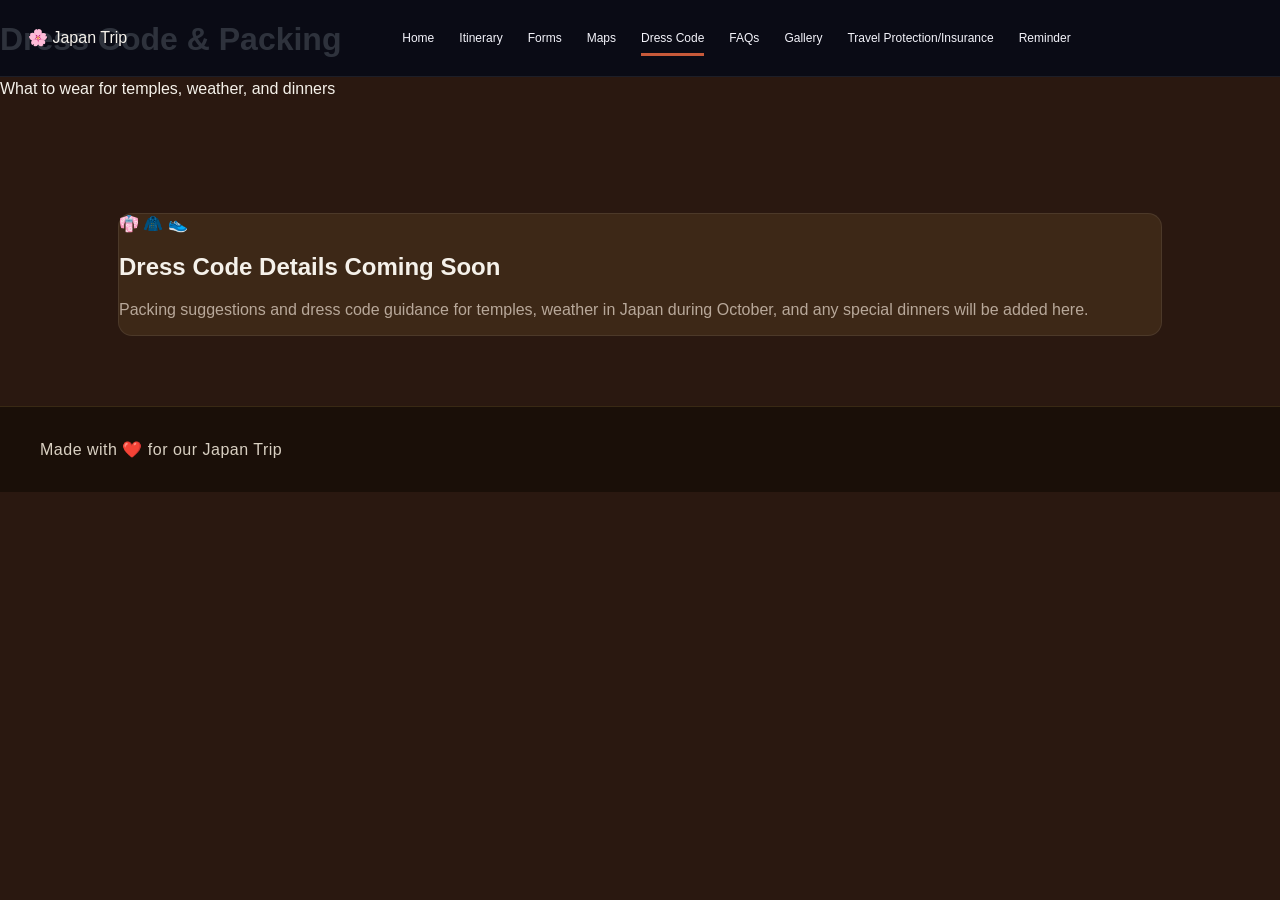
<file: dress-code.html>
<!DOCTYPE html>
<html lang="en">
<head>
<meta charset="UTF-8">
<meta name="viewport" content="width=device-width, initial-scale=1.0">
<title>Dress Code | Japan Fall Trip 2026</title>
<link rel="preconnect" href="https://fonts.googleapis.com">
<link rel="preconnect" href="https://fonts.gstatic.com" crossorigin>
<link href="https://fonts.googleapis.com/css2?family=Kosugi+Maru&family=M+PLUS+Rounded+1c:wght@700;800&family=Great+Vibes&family=Cinzel:wght@400;700&display=swap" rel="stylesheet">
<link rel="stylesheet" href="style.css">
</head>
<body>

<span class="page-sticker corner-tl">🌸</span>
<span class="page-sticker corner-tr">⛩️</span>
<span class="page-sticker corner-bl">🎎</span>
<span class="page-sticker corner-br">🎏</span>

<nav class="site-nav">
  <div class="site-nav-inner">
    <a href="index.html" class="nav-logo">🌸 Japan Trip</a>
    <div class="nav-links">
      <a href="index.html">Home</a>
      <a href="itinerary.html">Itinerary</a>
      <a href="forms.html">Forms</a>
      <a href="maps.html">Maps</a>
      <a href="dress-code.html" class="active">Dress Code</a>
      <a href="faqs.html">FAQs</a>
      <a href="gallery.html">Gallery</a>
      <a href="insurance.html">Travel Protection/Insurance</a>
      <a href="reminder.html">Reminder</a>
    </div>
  </div>
</nav>

<div class="page-hero">
  <h1>Dress Code & Packing</h1>
  <div class="sub">What to wear for temples, weather, and dinners</div>
</div>

<main>
  <div class="coming-soon">
    <div class="emoji-row">👘 🧥 👟</div>
    <h2>Dress Code Details Coming Soon</h2>
    <p>Packing suggestions and dress code guidance for temples, weather in Japan during October, and any special dinners will be added here.</p>
  </div>

</main>

<footer class="site-footer">
  Made with ❤️ for our Japan Trip
</footer>

</body>
</html>
</file>
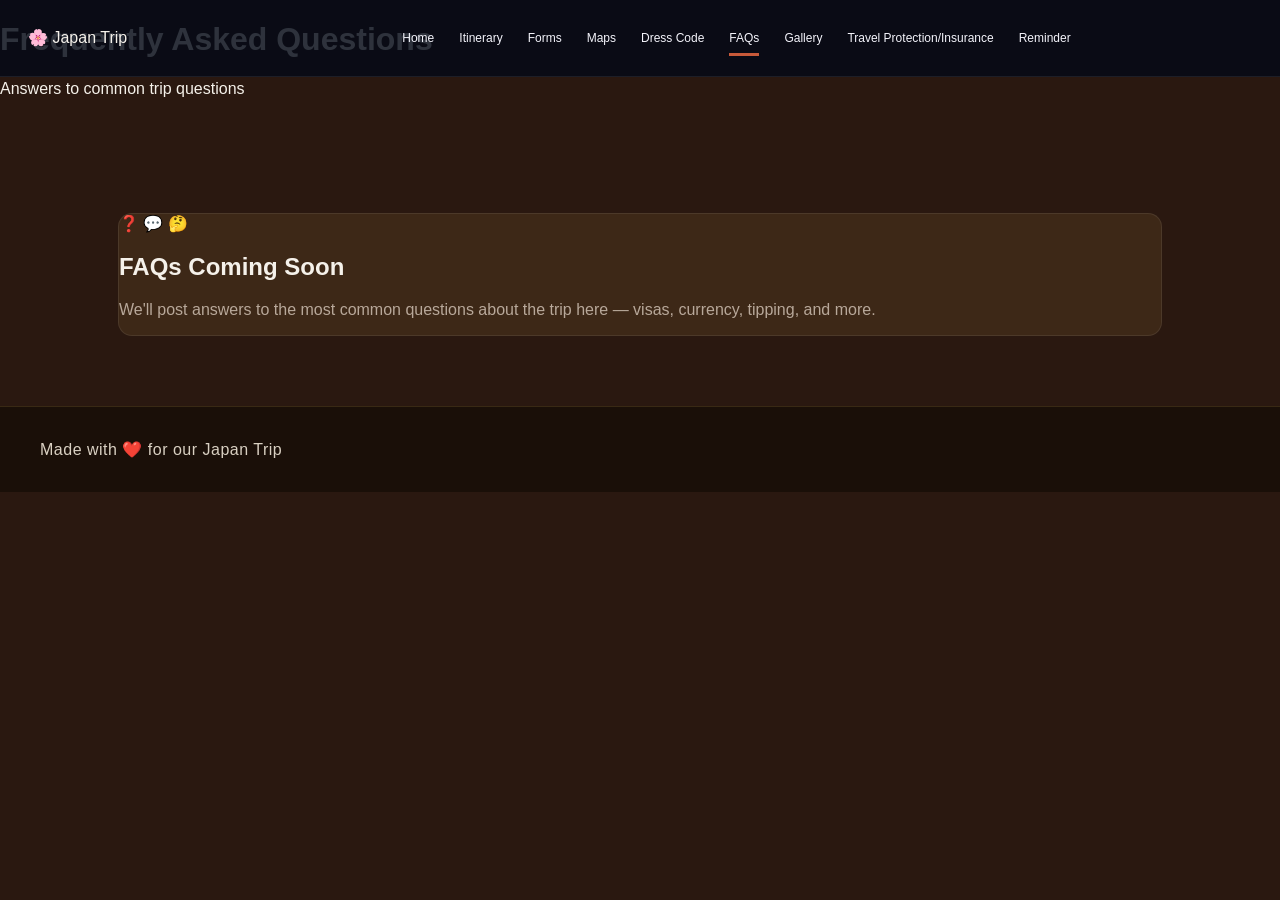
<file: faqs.html>
<!DOCTYPE html>
<html lang="en">
<head>
<meta charset="UTF-8">
<meta name="viewport" content="width=device-width, initial-scale=1.0">
<title>FAQs | Japan Fall Trip 2026</title>
<link rel="preconnect" href="https://fonts.googleapis.com">
<link rel="preconnect" href="https://fonts.gstatic.com" crossorigin>
<link href="https://fonts.googleapis.com/css2?family=Kosugi+Maru&family=M+PLUS+Rounded+1c:wght@700;800&family=Great+Vibes&family=Cinzel:wght@400;700&display=swap" rel="stylesheet">
<link rel="stylesheet" href="style.css">
</head>
<body>

<span class="page-sticker corner-tl">🌸</span>
<span class="page-sticker corner-tr">⛩️</span>
<span class="page-sticker corner-bl">🎎</span>
<span class="page-sticker corner-br">🎏</span>

<nav class="site-nav">
  <div class="site-nav-inner">
    <a href="index.html" class="nav-logo">🌸 Japan Trip</a>
    <div class="nav-links">
      <a href="index.html">Home</a>
      <a href="itinerary.html">Itinerary</a>
      <a href="forms.html">Forms</a>
      <a href="maps.html">Maps</a>
      <a href="dress-code.html">Dress Code</a>
      <a href="faqs.html" class="active">FAQs</a>
      <a href="gallery.html">Gallery</a>
      <a href="insurance.html">Travel Protection/Insurance</a>
      <a href="reminder.html">Reminder</a>
    </div>
  </div>
</nav>

<div class="page-hero">
  <h1>Frequently Asked Questions</h1>
  <div class="sub">Answers to common trip questions</div>
</div>

<main>
  <div class="coming-soon">
    <div class="emoji-row">❓ 💬 🤔</div>
    <h2>FAQs Coming Soon</h2>
    <p>We'll post answers to the most common questions about the trip here — visas, currency, tipping, and more.</p>
  </div>

</main>

<footer class="site-footer">
  Made with ❤️ for our Japan Trip
</footer>

</body>
</html>
</file>
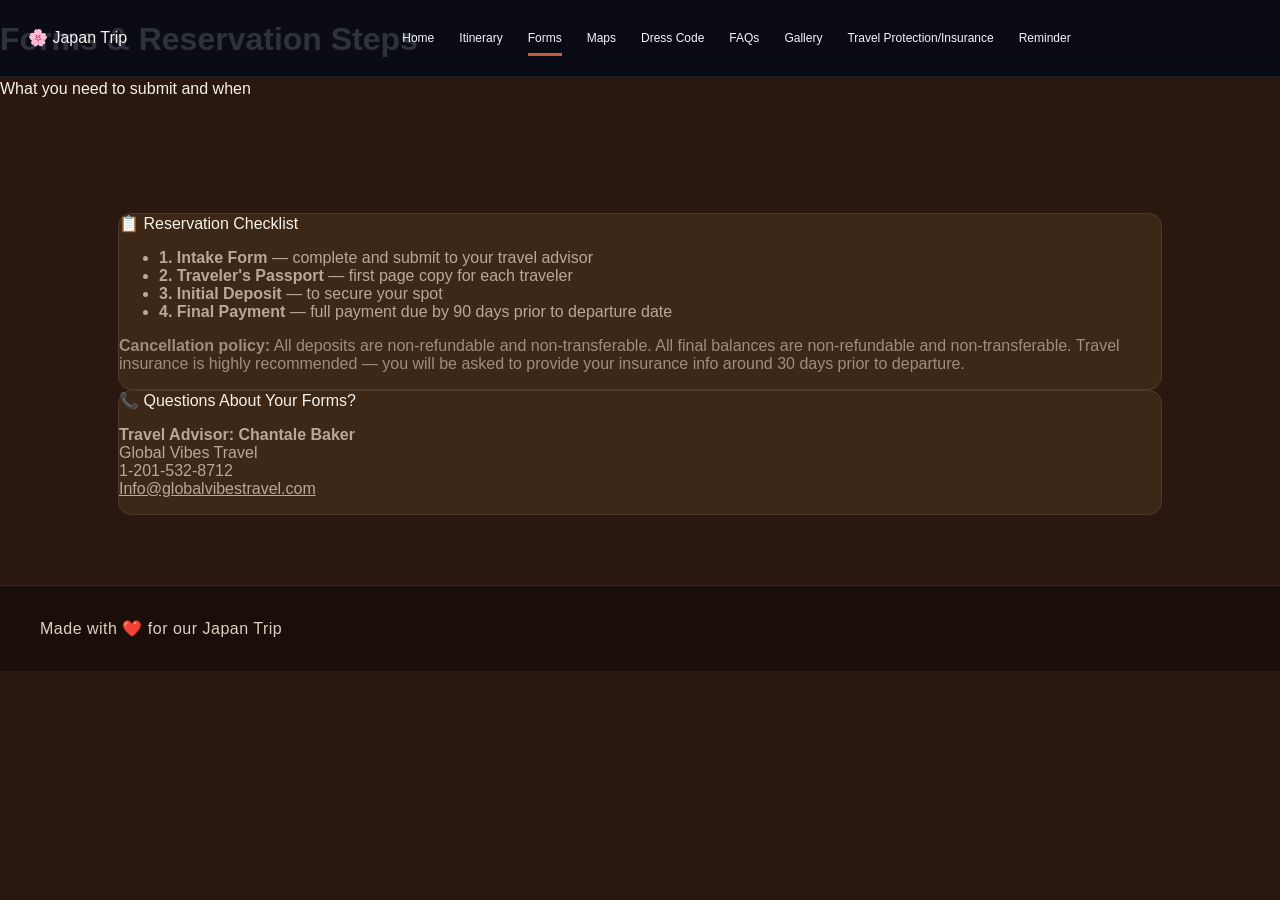
<file: forms.html>
<!DOCTYPE html>
<html lang="en">
<head>
<meta charset="UTF-8">
<meta name="viewport" content="width=device-width, initial-scale=1.0">
<title>Forms | Japan Fall Trip 2026</title>
<link rel="preconnect" href="https://fonts.googleapis.com">
<link rel="preconnect" href="https://fonts.gstatic.com" crossorigin>
<link href="https://fonts.googleapis.com/css2?family=Kosugi+Maru&family=M+PLUS+Rounded+1c:wght@700;800&family=Great+Vibes&family=Cinzel:wght@400;700&display=swap" rel="stylesheet">
<link rel="stylesheet" href="style.css">
</head>
<body>

<span class="page-sticker corner-tl">🌸</span>
<span class="page-sticker corner-tr">⛩️</span>
<span class="page-sticker corner-bl">🎎</span>
<span class="page-sticker corner-br">🎏</span>

<nav class="site-nav">
  <div class="site-nav-inner">
    <a href="index.html" class="nav-logo">🌸 Japan Trip</a>
    <div class="nav-links">
      <a href="index.html">Home</a>
      <a href="itinerary.html">Itinerary</a>
      <a href="forms.html" class="active">Forms</a>
      <a href="maps.html">Maps</a>
      <a href="dress-code.html">Dress Code</a>
      <a href="faqs.html">FAQs</a>
      <a href="gallery.html">Gallery</a>
      <a href="insurance.html">Travel Protection/Insurance</a>
      <a href="reminder.html">Reminder</a>
    </div>
  </div>
</nav>

<div class="page-hero">
  <h1>Forms & Reservation Steps</h1>
  <div class="sub">What you need to submit and when</div>
</div>

<main>
  <div class="info-grid" style="grid-template-columns: 1fr;">
    <div class="info-card">
      <div class="card-title">📋 Reservation Checklist</div>
      <ul>
        <li><strong>1. Intake Form</strong> — complete and submit to your travel advisor</li>
        <li><strong>2. Traveler's Passport</strong> — first page copy for each traveler</li>
        <li><strong>3. Initial Deposit</strong> — to secure your spot</li>
        <li><strong>4. Final Payment</strong> — full payment due by 90 days prior to departure date</li>
      </ul>
      <p style="margin-top:14px; opacity:0.8;"><strong>Cancellation policy:</strong> All deposits are non-refundable and non-transferable. All final balances are non-refundable and non-transferable. Travel insurance is highly recommended — you will be asked to provide your insurance info around 30 days prior to departure.</p>
    </div>
    <div class="info-card">
      <div class="card-title">📞 Questions About Your Forms?</div>
      <p><strong>Travel Advisor: Chantale Baker</strong><br>Global Vibes Travel<br>1-201-532-8712<br><a href="mailto:Info@globalvibestravel.com">Info@globalvibestravel.com</a></p>
    </div>
  </div>

</main>

<footer class="site-footer">
  Made with ❤️ for our Japan Trip
</footer>

</body>
</html>
</file>
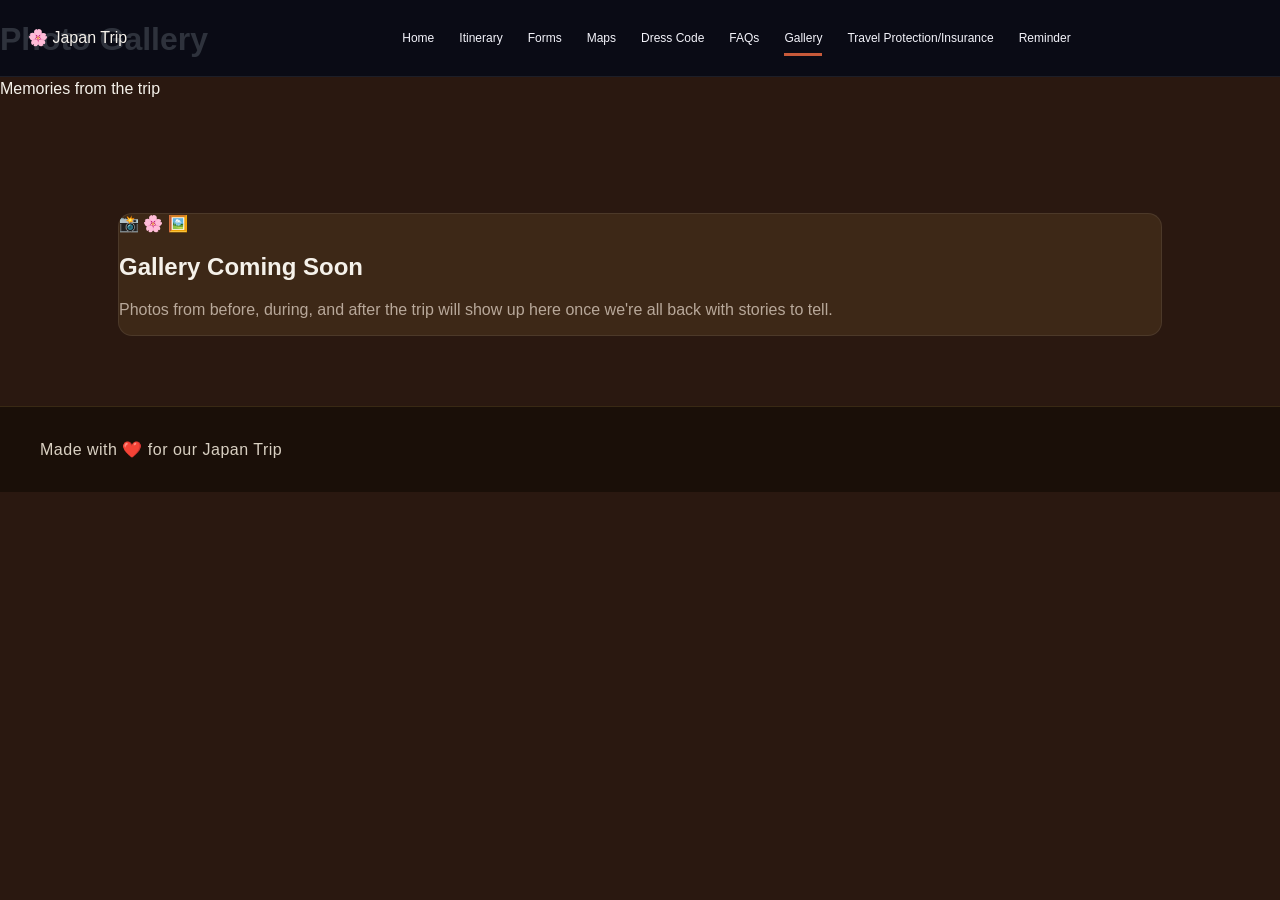
<file: gallery.html>
<!DOCTYPE html>
<html lang="en">
<head>
<meta charset="UTF-8">
<meta name="viewport" content="width=device-width, initial-scale=1.0">
<title>Gallery | Japan Fall Trip 2026</title>
<link rel="preconnect" href="https://fonts.googleapis.com">
<link rel="preconnect" href="https://fonts.gstatic.com" crossorigin>
<link href="https://fonts.googleapis.com/css2?family=Kosugi+Maru&family=M+PLUS+Rounded+1c:wght@700;800&family=Great+Vibes&family=Cinzel:wght@400;700&display=swap" rel="stylesheet">
<link rel="stylesheet" href="style.css">
</head>
<body>

<span class="page-sticker corner-tl">🌸</span>
<span class="page-sticker corner-tr">⛩️</span>
<span class="page-sticker corner-bl">🎎</span>
<span class="page-sticker corner-br">🎏</span>

<nav class="site-nav">
  <div class="site-nav-inner">
    <a href="index.html" class="nav-logo">🌸 Japan Trip</a>
    <div class="nav-links">
      <a href="index.html">Home</a>
      <a href="itinerary.html">Itinerary</a>
      <a href="forms.html">Forms</a>
      <a href="maps.html">Maps</a>
      <a href="dress-code.html">Dress Code</a>
      <a href="faqs.html">FAQs</a>
      <a href="gallery.html" class="active">Gallery</a>
      <a href="insurance.html">Travel Protection/Insurance</a>
      <a href="reminder.html">Reminder</a>
    </div>
  </div>
</nav>

<div class="page-hero">
  <h1>Photo Gallery</h1>
  <div class="sub">Memories from the trip</div>
</div>

<main>
  <div class="coming-soon">
    <div class="emoji-row">📸 🌸 🖼️</div>
    <h2>Gallery Coming Soon</h2>
    <p>Photos from before, during, and after the trip will show up here once we're all back with stories to tell.</p>
  </div>

</main>

<footer class="site-footer">
  Made with ❤️ for our Japan Trip
</footer>

</body>
</html>
</file>
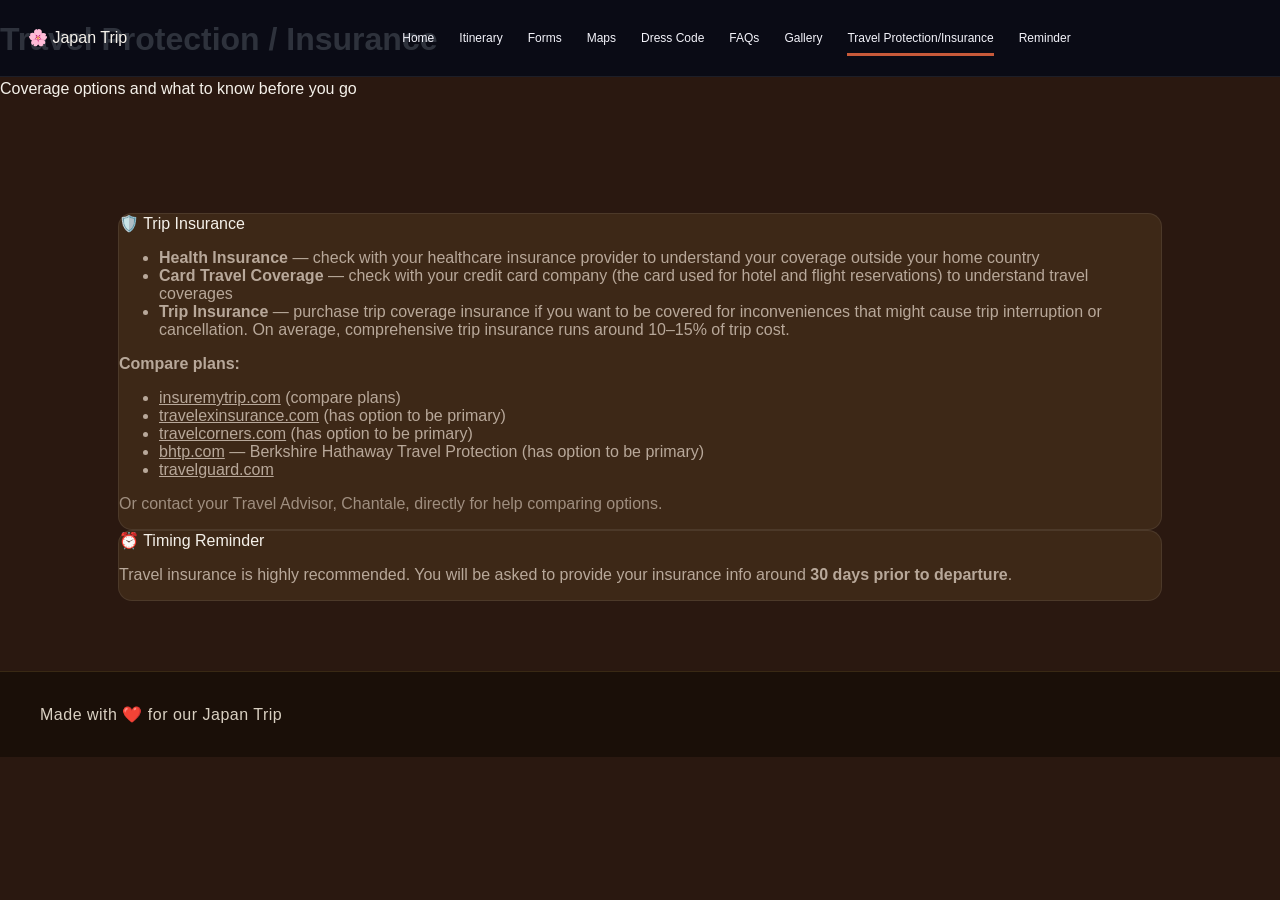
<file: insurance.html>
<!DOCTYPE html>
<html lang="en">
<head>
<meta charset="UTF-8">
<meta name="viewport" content="width=device-width, initial-scale=1.0">
<title>Travel Protection/Insurance | Japan Fall Trip 2026</title>
<link rel="preconnect" href="https://fonts.googleapis.com">
<link rel="preconnect" href="https://fonts.gstatic.com" crossorigin>
<link href="https://fonts.googleapis.com/css2?family=Kosugi+Maru&family=M+PLUS+Rounded+1c:wght@700;800&family=Great+Vibes&family=Cinzel:wght@400;700&display=swap" rel="stylesheet">
<link rel="stylesheet" href="style.css">
</head>
<body>

<span class="page-sticker corner-tl">🌸</span>
<span class="page-sticker corner-tr">⛩️</span>
<span class="page-sticker corner-bl">🎎</span>
<span class="page-sticker corner-br">🎏</span>

<nav class="site-nav">
  <div class="site-nav-inner">
    <a href="index.html" class="nav-logo">🌸 Japan Trip</a>
    <div class="nav-links">
      <a href="index.html">Home</a>
      <a href="itinerary.html">Itinerary</a>
      <a href="forms.html">Forms</a>
      <a href="maps.html">Maps</a>
      <a href="dress-code.html">Dress Code</a>
      <a href="faqs.html">FAQs</a>
      <a href="gallery.html">Gallery</a>
      <a href="insurance.html" class="active">Travel Protection/Insurance</a>
      <a href="reminder.html">Reminder</a>
    </div>
  </div>
</nav>

<div class="page-hero">
  <h1>Travel Protection / Insurance</h1>
  <div class="sub">Coverage options and what to know before you go</div>
</div>

<main>
  <div class="info-grid" style="grid-template-columns: 1fr;">
    <div class="info-card">
      <div class="card-title">🛡️ Trip Insurance</div>
      <ul>
        <li><strong>Health Insurance</strong> — check with your healthcare insurance provider to understand your coverage outside your home country</li>
        <li><strong>Card Travel Coverage</strong> — check with your credit card company (the card used for hotel and flight reservations) to understand travel coverages</li>
        <li><strong>Trip Insurance</strong> — purchase trip coverage insurance if you want to be covered for inconveniences that might cause trip interruption or cancellation. On average, comprehensive trip insurance runs around 10–15% of trip cost.</li>
      </ul>
      <p style="margin-top:12px;"><strong>Compare plans:</strong></p>
      <ul>
        <li><a href="https://www.insuremytrip.com" target="_blank">insuremytrip.com</a> (compare plans)</li>
        <li><a href="https://www.travelexinsurance.com" target="_blank">travelexinsurance.com</a> (has option to be primary)</li>
        <li><a href="https://www.travelcorners.com" target="_blank">travelcorners.com</a> (has option to be primary)</li>
        <li><a href="https://www.bhtp.com" target="_blank">bhtp.com</a> — Berkshire Hathaway Travel Protection (has option to be primary)</li>
        <li><a href="https://www.travelguard.com" target="_blank">travelguard.com</a></li>
      </ul>
      <p style="margin-top:12px; opacity:0.8;">Or contact your Travel Advisor, Chantale, directly for help comparing options.</p>
    </div>
    <div class="info-card">
      <div class="card-title">⏰ Timing Reminder</div>
      <p>Travel insurance is highly recommended. You will be asked to provide your insurance info around <strong>30 days prior to departure</strong>.</p>
    </div>
  </div>

</main>

<footer class="site-footer">
  Made with ❤️ for our Japan Trip
</footer>

</body>
</html>
</file>
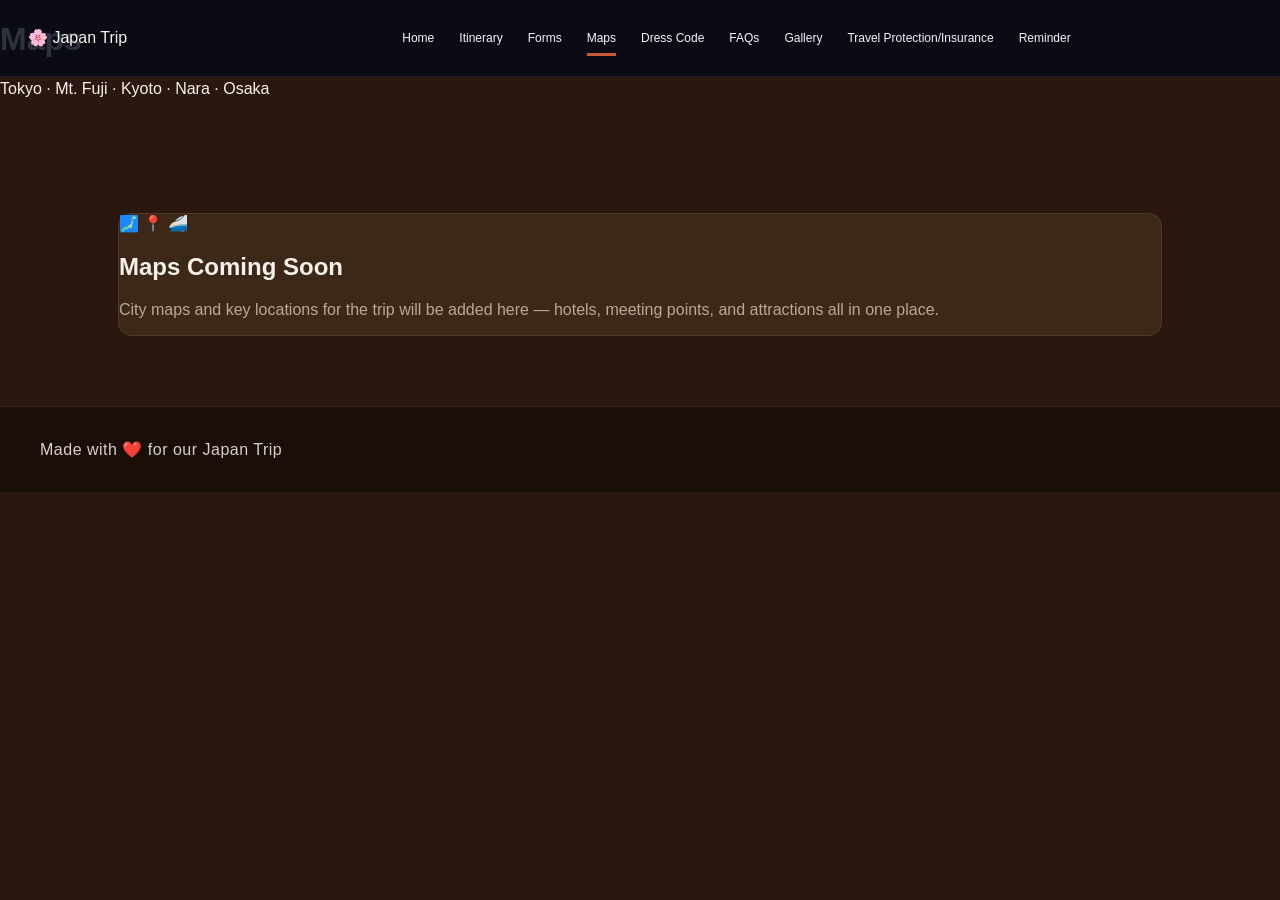
<file: maps.html>
<!DOCTYPE html>
<html lang="en">
<head>
<meta charset="UTF-8">
<meta name="viewport" content="width=device-width, initial-scale=1.0">
<title>Maps | Japan Fall Trip 2026</title>
<link rel="preconnect" href="https://fonts.googleapis.com">
<link rel="preconnect" href="https://fonts.gstatic.com" crossorigin>
<link href="https://fonts.googleapis.com/css2?family=Kosugi+Maru&family=M+PLUS+Rounded+1c:wght@700;800&family=Great+Vibes&family=Cinzel:wght@400;700&display=swap" rel="stylesheet">
<link rel="stylesheet" href="style.css">
</head>
<body>

<span class="page-sticker corner-tl">🌸</span>
<span class="page-sticker corner-tr">⛩️</span>
<span class="page-sticker corner-bl">🎎</span>
<span class="page-sticker corner-br">🎏</span>

<nav class="site-nav">
  <div class="site-nav-inner">
    <a href="index.html" class="nav-logo">🌸 Japan Trip</a>
    <div class="nav-links">
      <a href="index.html">Home</a>
      <a href="itinerary.html">Itinerary</a>
      <a href="forms.html">Forms</a>
      <a href="maps.html" class="active">Maps</a>
      <a href="dress-code.html">Dress Code</a>
      <a href="faqs.html">FAQs</a>
      <a href="gallery.html">Gallery</a>
      <a href="insurance.html">Travel Protection/Insurance</a>
      <a href="reminder.html">Reminder</a>
    </div>
  </div>
</nav>

<div class="page-hero">
  <h1>Maps</h1>
  <div class="sub">Tokyo · Mt. Fuji · Kyoto · Nara · Osaka</div>
</div>

<main>
  <div class="coming-soon">
    <div class="emoji-row">🗾 📍 🚄</div>
    <h2>Maps Coming Soon</h2>
    <p>City maps and key locations for the trip will be added here — hotels, meeting points, and attractions all in one place.</p>
  </div>

</main>

<footer class="site-footer">
  Made with ❤️ for our Japan Trip
</footer>

</body>
</html>
</file>
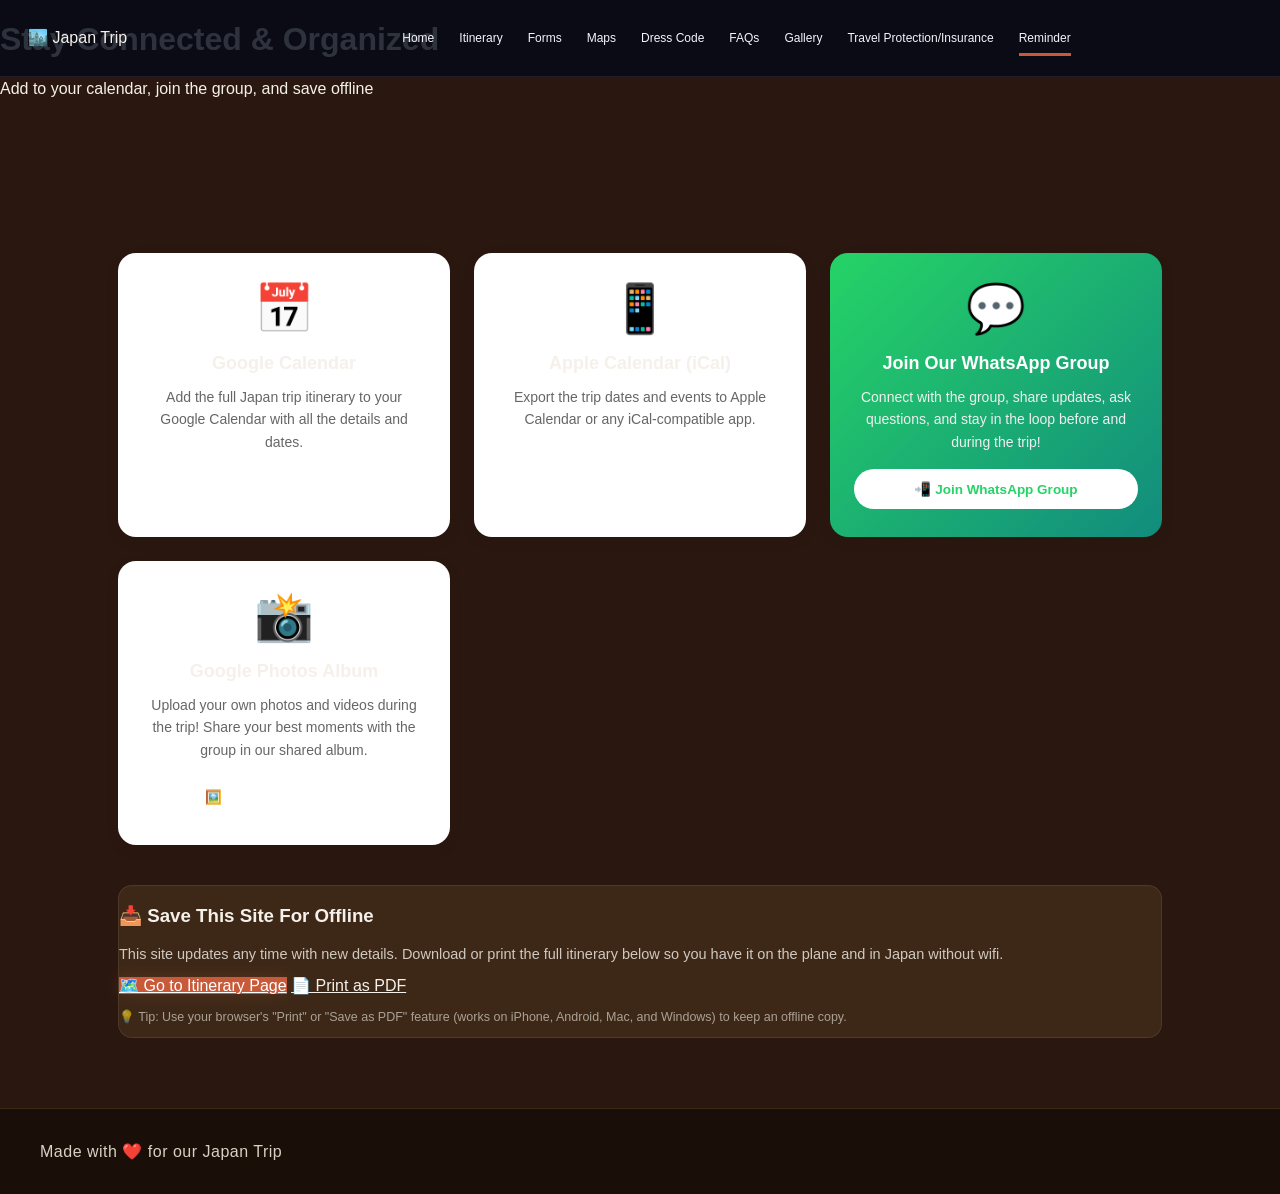
<file: reminder.html>
<!DOCTYPE html>
<html lang="en">
<head>
<meta charset="UTF-8">
<meta name="viewport" content="width=device-width, initial-scale=1.0">
<title>Reminder | Japan Fall Trip 2026</title>
<link rel="preconnect" href="https://fonts.googleapis.com">
<link rel="preconnect" href="https://fonts.gstatic.com" crossorigin>
<link href="https://fonts.googleapis.com/css2?family=Kosugi+Maru&family=M+PLUS+Rounded+1c:wght@700;800&family=Great+Vibes&family=Cinzel:wght@400;700&display=swap" rel="stylesheet">
<link rel="stylesheet" href="style.css">
<style>
.reminder-cards {
  display: grid;
  grid-template-columns: repeat(auto-fit, minmax(300px, 1fr));
  gap: 24px;
  margin: 40px 0;
}
.reminder-card {
  background: white;
  border-radius: 18px;
  padding: 28px 24px;
  box-shadow: 0 4px 16px rgba(0,0,0,0.06);
  text-align: center;
}
.reminder-card-emoji {
  font-size: 48px;
  margin-bottom: 16px;
}
.reminder-card h3 {
  font-size: 18px;
  color: var(--jr);
  margin: 0 0 12px;
  font-weight: 700;
}
.reminder-card p {
  font-size: 14px;
  color: #666;
  line-height: 1.6;
  margin: 0 0 16px;
}
.reminder-buttons {
  display: flex;
  flex-direction: column;
  gap: 10px;
}
.reminder-btn {
  display: inline-block;
  padding: 12px 20px;
  border-radius: 999px;
  text-decoration: none;
  font-weight: 600;
  font-size: 13.5px;
  transition: all 0.2s ease;
  border: 2px solid var(--jr);
}
.reminder-btn-primary {
  background: var(--jr);
  color: white;
}
.reminder-btn-primary:hover {
  background: var(--sakura-deep);
  border-color: var(--sakura-deep);
}
.reminder-btn-secondary {
  background: white;
  color: var(--jr);
}
.reminder-btn-secondary:hover {
  background: var(--cream);
}
.whatsapp-card {
  background: linear-gradient(135deg, #25D366 0%, #128C7E 100%);
}
.whatsapp-card h3 {
  color: white;
}
.whatsapp-card p {
  color: #f0f0f0;
}
.reminder-btn-whatsapp {
  background: white;
  color: #25D366;
  border-color: white;
  font-weight: 700;
}
.reminder-btn-whatsapp:hover {
  background: #f0f0f0;
}
</style>
</head>
<body>

<nav class="site-nav">
  <div class="site-nav-inner">
    <a href="index.html" class="nav-logo">🏙️ Japan Trip</a>
    <div class="nav-links">
      <a href="index.html">Home</a>
      <a href="itinerary.html">Itinerary</a>
      <a href="forms.html">Forms</a>
      <a href="maps.html">Maps</a>
      <a href="dress-code.html">Dress Code</a>
      <a href="faqs.html">FAQs</a>
      <a href="gallery.html">Gallery</a>
      <a href="insurance.html">Travel Protection/Insurance</a>
      <a href="reminder.html" class="active">Reminder</a>
    </div>
  </div>
</nav>

<div class="page-hero">
  <h1>Stay Connected & Organized</h1>
  <div class="sub">Add to your calendar, join the group, and save offline</div>
</div>

<main>
  <div class="reminder-cards">

    <div class="reminder-card">
      <div class="reminder-card-emoji">📅</div>
      <h3>Google Calendar</h3>
      <p>Add the full Japan trip itinerary to your Google Calendar with all the details and dates.</p>
      <div class="reminder-buttons">
        <a href="#" class="reminder-btn reminder-btn-primary">Add to Google Calendar</a>
      </div>
    </div>

    <div class="reminder-card">
      <div class="reminder-card-emoji">📱</div>
      <h3>Apple Calendar (iCal)</h3>
      <p>Export the trip dates and events to Apple Calendar or any iCal-compatible app.</p>
      <div class="reminder-buttons">
        <a href="#" class="reminder-btn reminder-btn-primary">Download iCal File</a>
      </div>
    </div>

    <div class="reminder-card whatsapp-card">
      <div class="reminder-card-emoji">💬</div>
      <h3>Join Our WhatsApp Group</h3>
      <p>Connect with the group, share updates, ask questions, and stay in the loop before and during the trip!</p>
      <div class="reminder-buttons">
        <a href="#" class="reminder-btn reminder-btn-whatsapp">📲 Join WhatsApp Group</a>
      </div>
    </div>

    <div class="reminder-card">
      <div class="reminder-card-emoji">📸</div>
      <h3>Google Photos Album</h3>
      <p>Upload your own photos and videos during the trip! Share your best moments with the group in our shared album.</p>
      <div class="reminder-buttons">
        <a href="#" class="reminder-btn reminder-btn-primary">🖼️ Add Photos & Videos</a>
      </div>
    </div>

  </div>

  <div class="footer-cta">
    <h3>📥 Save This Site For Offline</h3>
    <p style="opacity:0.8; font-size:14.5px;">This site updates any time with new details. Download or print the full itinerary below so you have it on the plane and in Japan without wifi.</p>
    <div class="btn-row">
      <a class="btn btn-primary" href="itinerary.html">🗺️ Go to Itinerary Page</a>
      <a class="btn btn-secondary" href="itinerary.html">📄 Print as PDF</a>
    </div>
    <p style="opacity:0.6; font-size:12.5px; margin-top:14px;">💡 Tip: Use your browser's "Print" or "Save as PDF" feature (works on iPhone, Android, Mac, and Windows) to keep an offline copy.</p>
  </div>

</main>

<footer class="site-footer">
  Made with ❤️ for our Japan Trip
</footer>

</body>
</html>
</file>
<file: style.css>
:root{--navy:#2a1810;--panel:#3d2817;--panel2:#4a3420;--white:#f5f1ea;--muted:#b8a89a;--pink:#c8644a;--cyan:#d4a574;--line:rgba(255,255,255,.08);--font:'DM Sans',Arial,sans-serif;--display:'Barlow Condensed',Arial,sans-serif;--gold:#e8b856;--burgundy:#8b3a2a;--rust:#c85a3a;--dark-bg:#2a1810;--warm-cream:#faf6f1}
*{box-sizing:border-box}html{scroll-behavior:smooth}body{margin:0;background:var(--navy);color:var(--white);font-family:var(--font);font-size:16px}a{color:inherit}button{font:inherit}.site-nav{position:absolute;top:0;left:0;width:100%;z-index:10;background:rgba(3,9,22,.82);border-bottom:1px solid rgba(255,255,255,.08)}.site-nav-inner{max-width:1280px;margin:auto;min-height:76px;padding:10px 28px;display:flex;align-items:center;gap:28px}.nav-logo{display:flex;align-items:center;gap:10px;text-decoration:none;line-height:.82;min-width:165px}.nav-logo .torii-mark{font-size:38px;color:var(--gold);font-family:serif;transform:scaleX(1.2)}.nav-logo b,.nav-logo small{display:block}.nav-logo b{font:800 25px/1 var(--display);letter-spacing:1px}.nav-logo small{font:700 10px/1.5 var(--display);letter-spacing:4px;color:#cfd5e4}.nav-links{display:flex;align-items:center;justify-content:center;gap:25px;flex:1}.nav-links a{font-size:12px;text-decoration:none;color:#f4f4fb;white-space:nowrap;position:relative;padding:21px 0}.nav-links a:after{content:'';position:absolute;bottom:10px;left:0;width:0;height:3px;background:var(--rust);transition:.25s}.nav-links a:hover:after,.nav-links a.active:after{width:100%}.date-button{display:flex;gap:8px;align-items:center;background:var(--rust);border-radius:7px;padding:12px 16px;text-decoration:none;font:700 13px var(--display);white-space:nowrap;box-shadow:0 0 22px rgba(200,90,58,.25)}.nav-toggle{display:none;background:none;border:0;color:white}.hero{min-height:635px;position:relative;display:grid;place-items:center;text-align:center;overflow:hidden;background:linear-gradient(180deg,rgba(3,9,23,.12) 0%,rgba(4,11,28,.17) 38%,#080f25 100%),url('https://images.unsplash.com/photo-1519501025264-65ba15a82390?auto=format&fit=crop&w=2200&q=90') center/cover}.hero:before{content:'';position:absolute;inset:0;background:linear-gradient(90deg,rgba(4,10,27,.34),transparent 48%,rgba(4,10,27,.25));pointer-events:none}.hero-content{padding:115px 20px 35px;position:relative}.eyebrow,.section-kicker{color:var(--gold);font:600 17px var(--display);letter-spacing:6px}.hero h1{margin:7px 0 0;line-height:.83}.hero h1 strong{display:block;font:900 clamp(92px,13vw,190px)/.78 var(--display);letter-spacing:2px;text-shadow:0 4px 0 rgba(0,0,0,.2)}.hero h1 em{display:block;color:var(--rust);font:400 clamp(70px,9vw,130px)/.75 'Great Vibes',cursive;transform:rotate(-5deg);text-shadow:0 4px 20px rgba(200,90,58,.3);margin:8px 0 24px}.route{font:700 19px var(--display);letter-spacing:5px;margin:0}.route span{color:var(--gold);padding:0 7px}.hero-subtitle{font-size:15px;margin:25px 0 12px}.hero-callout{display:flex;align-items:center;gap:18px;text-align:left;max-width:380px;margin:auto;padding:13px 19px;border:1px solid var(--line);border-radius:14px;background:rgba(9,16,36,.78);backdrop-filter:blur(8px);text-decoration:none;transition:.25s}.hero-callout:hover{border-color:var(--gold);transform:translateY(-4px)}.callout-icon{width:54px;height:54px;display:grid;place-items:center;border-radius:50%;background:var(--rust);font-size:31px;flex:none;box-shadow:0 0 20px rgba(200,90,58,.2)}.hero-callout b,.hero-callout small{display:block}.hero-callout b{font-size:14px;margin-bottom:5px}.hero-callout small{font-size:12px;line-height:1.35;color:#d0d5e0}.callout-arrow{font-size:25px;margin-left:auto}.scroll-cue{position:absolute;bottom:17px;color:#fff;text-decoration:none;opacity:.7;font-size:25px}.contact-band{padding:24px 20px 25px;background:linear-gradient(180deg,#131a37,#0c142c);border-bottom:1px solid var(--line);text-align:center}.contact-band .section-kicker{font-size:13px}.contact-card{max-width:1050px;margin:16px auto 0;border:1px solid var(--line);border-radius:14px;padding:18px 22px;display:grid;grid-template-columns:1fr 1px 1.15fr;align-items:center;text-align:left;background:rgba(255,255,255,.025)}.contact-person{display:flex;align-items:center;gap:18px;padding:0 0 0 0}.contact-person:nth-of-type(2){padding-left:45px}.profile-icon{width:52px;height:52px;display:grid;place-items:center;border:1px solid;border-radius:50%;font-size:31px;flex:none}.profile-icon.red{color:var(--pink)}.profile-icon.cyan{color:#4b9dff}.contact-person b,.contact-person small,.contact-person a{display:block}.contact-person b{font-size:14px;margin-bottom:8px}.contact-person small{color:#ccd2df;font-size:12px;margin-bottom:6px}.contact-person a{font-size:13px;color:#d7dbea;text-decoration:none}.contact-divider{height:48px;background:var(--line)}.section-shell{max-width:1240px;margin:auto;padding-left:28px;padding-right:28px}.quick-links{padding-top:17px;padding-bottom:30px}.quick-links>.section-kicker{text-align:center;color:#f2f4ff;font-size:12px;margin:0 0 12px}.quick-grid{display:grid;grid-template-columns:repeat(7,1fr);gap:14px}.quick-card{background:linear-gradient(150deg,#17213c,#0c142b);border:1px solid var(--line);min-height:155px;border-radius:14px;display:flex;align-items:center;flex-direction:column;justify-content:center;text-align:center;text-decoration:none;transition:transform .25s,background .25s,border-color .25s;position:relative;overflow:hidden}.quick-card:hover{transform:translateY(-7px);border-color:currentColor;background:#18243f}.quick-card .line-icon{font-size:48px;line-height:1;margin-bottom:12px;font-family:serif;text-shadow:0 0 16px currentColor;filter:drop-shadow(0 0 6px rgba(232,184,86,.2))}.quick-card b{font:700 16px var(--display)}.quick-card small{margin-top:7px;font-size:12px;line-height:1.35;color:#eef0f7}.pink{color:#c8644a}.cyan{color:#d4a574}.violet{color:#8b3a2a}.blue{color:#a0683e}.magenta{color:#b85c3a}.green{color:#9d7e4d}.orange{color:#d4894a}.cities{padding-top:0;padding-bottom:25px}.section-heading{display:flex;justify-content:space-between;align-items:end;margin:0 0 13px}.section-heading .section-kicker{margin:0;font-size:11px}.section-heading h2{font:700 35px/1 var(--display);letter-spacing:.5px;margin:5px 0 0}.text-link{font-size:13px;text-decoration:none;color:#e1e5f2}.text-link span{color:var(--pink);font-size:20px;margin-left:5px}.city-grid{display:grid;grid-template-columns:repeat(5,1fr);gap:7px}.city-card{height:326px;border:1px solid rgba(255,255,255,.22);border-radius:10px;position:relative;overflow:hidden;text-decoration:none;background-position:center;background-size:cover;transition:transform .3s,box-shadow .3s}.city-card:before{content:'';position:absolute;inset:0;background:linear-gradient(180deg,rgba(0,0,0,.02) 25%,rgba(4,8,20,.87) 100%);transition:.3s}.city-card:hover{transform:translateY(-8px);box-shadow:0 13px 30px rgba(0,0,0,.4)}.city-card:hover:before{background:linear-gradient(180deg,rgba(0,0,0,.08),rgba(4,8,20,.95))}.city-card.tokyo{background-image:url('https://images.unsplash.com/photo-1536098561742-ca998e48cbcc?auto=format&fit=crop&w=900&q=85')}.city-card.fuji{background-image:url('https://images.unsplash.com/photo-1490806843957-31f4c9a91c65?auto=format&fit=crop&w=900&q=85')}.city-card.kyoto{background-image:url('https://images.unsplash.com/photo-1493976040374-85c8e12f0c0e?auto=format&fit=crop&w=900&q=85')}.city-card.nara{background-image:url('https://images.unsplash.com/photo-1528360983277-13d401cdc186?auto=format&fit=crop&w=900&q=85')}.city-card.osaka{background-image:url('https://images.unsplash.com/photo-1590559899731-a382839e5549?auto=format&fit=crop&w=900&q=85')}.city-badge{position:absolute;bottom:67px;left:50%;transform:translateX(-50%);width:55px;height:55px;border:2px solid white;border-radius:50%;display:grid;place-items:center;color:white;font:32px serif;z-index:1;background:#c8644a;box-shadow:0 0 24px rgba(200,100,74,.4)}.fuji .city-badge{background:#d4a574;box-shadow:0 0 24px rgba(212,165,116,.3)}.kyoto .city-badge{background:#8b3a2a;box-shadow:0 0 24px rgba(139,58,42,.4)}.nara .city-badge{background:#9d7e4d;box-shadow:0 0 24px rgba(157,126,77,.3)}.osaka .city-badge{background:#d4894a;box-shadow:0 0 24px rgba(212,137,74,.4)}.city-copy{position:absolute;z-index:1;bottom:18px;left:0;right:0;text-align:center}.city-copy b{display:block;font:700 25px var(--display);letter-spacing:5px}.city-copy small{display:block;font-size:11px;color:#d6dae6;margin-top:2px}.site-footer{min-height:86px;background:#1a0f08;border-top:1px solid rgba(232,184,86,.15);display:flex;align-items:center;gap:15px;padding:20px 40px;color:#d9d0c2;font:500 16px var(--font);letter-spacing:0.5px}.site-footer i{color:var(--gold);font-style:normal}.footer-mark{width:47px;height:47px;display:grid;place-items:center;border-radius:50%;background:var(--rust);font:28px serif;box-shadow:0 0 16px rgba(200,90,58,.2)}.footer-skyline{font:26px var(--display);color:#101a37;margin-left:auto;letter-spacing:7px}
/* Shared dark treatment for the existing itinerary and resource pages. */
main:not(.home-page main){max-width:1100px;margin:0 auto;padding:115px 28px 70px}.home-page main{padding:0}.page-sticker{display:none}.section-title{font:700 34px var(--display);text-align:center;color:var(--white);margin-bottom:8px}.section-sub{text-align:center;color:var(--muted);margin-bottom:35px}.timeline{border-left:2px solid var(--rust);padding-left:25px}.day-card,.info-card,.coming-soon,.trip-menu,.footer-cta{background:var(--panel);border:1px solid var(--line);color:var(--white);border-radius:14px;box-shadow:none}.day-card{padding:22px;margin-bottom:20px;position:relative}.day-card:before{background:var(--gold);border-color:var(--navy);box-shadow:0 0 0 2px var(--gold)}.day-title,.card-title{color:var(--white)}.day-desc,.info-card p,.info-card li,.coming-soon p{color:var(--muted)}.day-city{color:var(--cyan);background:transparent;border-color:var(--cyan)}.day-badge{background:var(--gold)}.btn-primary{background:var(--rust);border-color:var(--rust);color:white;box-shadow:0 0 16px rgba(200,90,58,.2)}.btn-secondary{background:transparent;color:var(--white);border-color:var(--line)}.cta-box{background:var(--panel);color:var(--white);border-color:var(--line)}.cta-title,.cta-sub{color:var(--white)}footer.site-footer{text-align:left;opacity:1}
@media(max-width:1050px){.nav-links{gap:12px}.nav-links a{font-size:11px}.quick-grid{grid-template-columns:repeat(4,1fr)}.city-grid{grid-template-columns:repeat(3,1fr)}.city-card:nth-child(4),.city-card:nth-child(5){height:280px}.city-card:first-child{grid-row:span 2;height:566px}}
@media(max-width:700px){.site-nav{position:absolute}.site-nav-inner{min-height:68px;padding:10px 17px;justify-content:space-between}.nav-logo{min-width:auto}.nav-logo b{font-size:22px}.nav-logo .torii-mark{font-size:32px}.nav-toggle{display:flex;width:36px;padding:5px;flex-direction:column;gap:5px;margin-left:auto}.nav-toggle span{height:2px;width:24px;background:#fff}.nav-links{display:none;position:absolute;top:68px;left:0;right:0;padding:10px 20px 18px;background:#080f24;flex-direction:column;align-items:flex-start;gap:0;border-bottom:1px solid var(--line)}.nav-links.open{display:flex}.nav-links a{padding:11px 0;width:100%;font-size:14px}.nav-links a:after{bottom:5px}.date-button{padding:10px 11px;font-size:11px}.hero{min-height:650px}.hero-content{padding-top:145px}.eyebrow{font-size:14px;letter-spacing:4px}.hero h1 strong{font-size:clamp(78px,22vw,130px)}.hero h1 em{font-size:clamp(62px,17vw,100px)}.route{font-size:14px;letter-spacing:2px}.route span{padding:0 2px}.contact-card{grid-template-columns:1fr;gap:18px;padding:18px}.contact-person:nth-of-type(2){padding-left:0}.contact-divider{height:1px;width:100%}.quick-grid{grid-template-columns:repeat(2,1fr);gap:8px}.quick-card{min-height:142px}.quick-card:last-child{grid-column:span 2}.section-shell{padding-left:16px;padding-right:16px}.section-heading{align-items:start;gap:10px;flex-direction:column}.section-heading h2{font-size:30px}.city-grid{grid-template-columns:repeat(2,1fr);gap:7px}.city-card,.city-card:first-child,.city-card:nth-child(4),.city-card:nth-child(5){height:250px;grid-row:auto}.city-card:first-child{grid-column:span 2}.site-footer{padding:18px 20px;font-size:18px}.footer-skyline{display:none}main:not(.home-page main){padding:100px 16px 50px}}
@media(max-width:400px){.date-button{display:none}.hero h1 strong{font-size:78px}.hero h1 em{font-size:62px}.hero{min-height:620px}}
</file>
